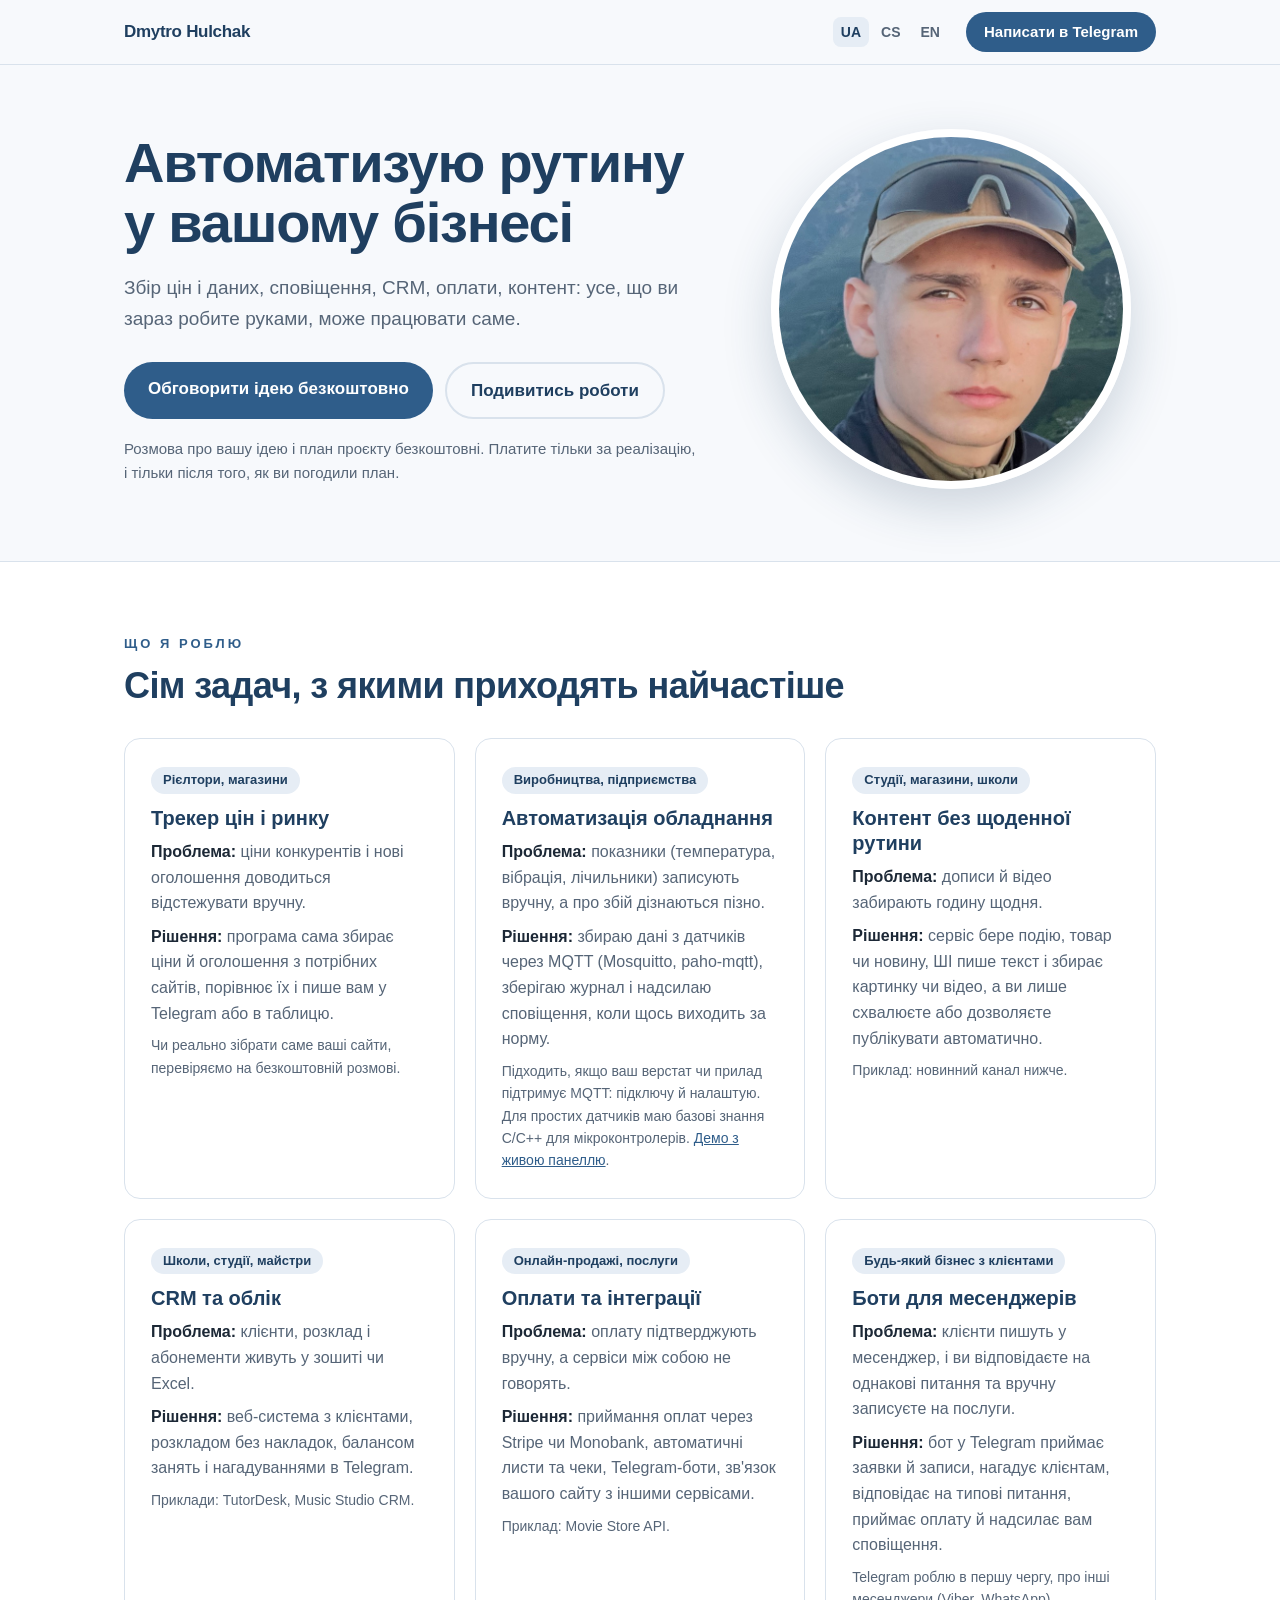
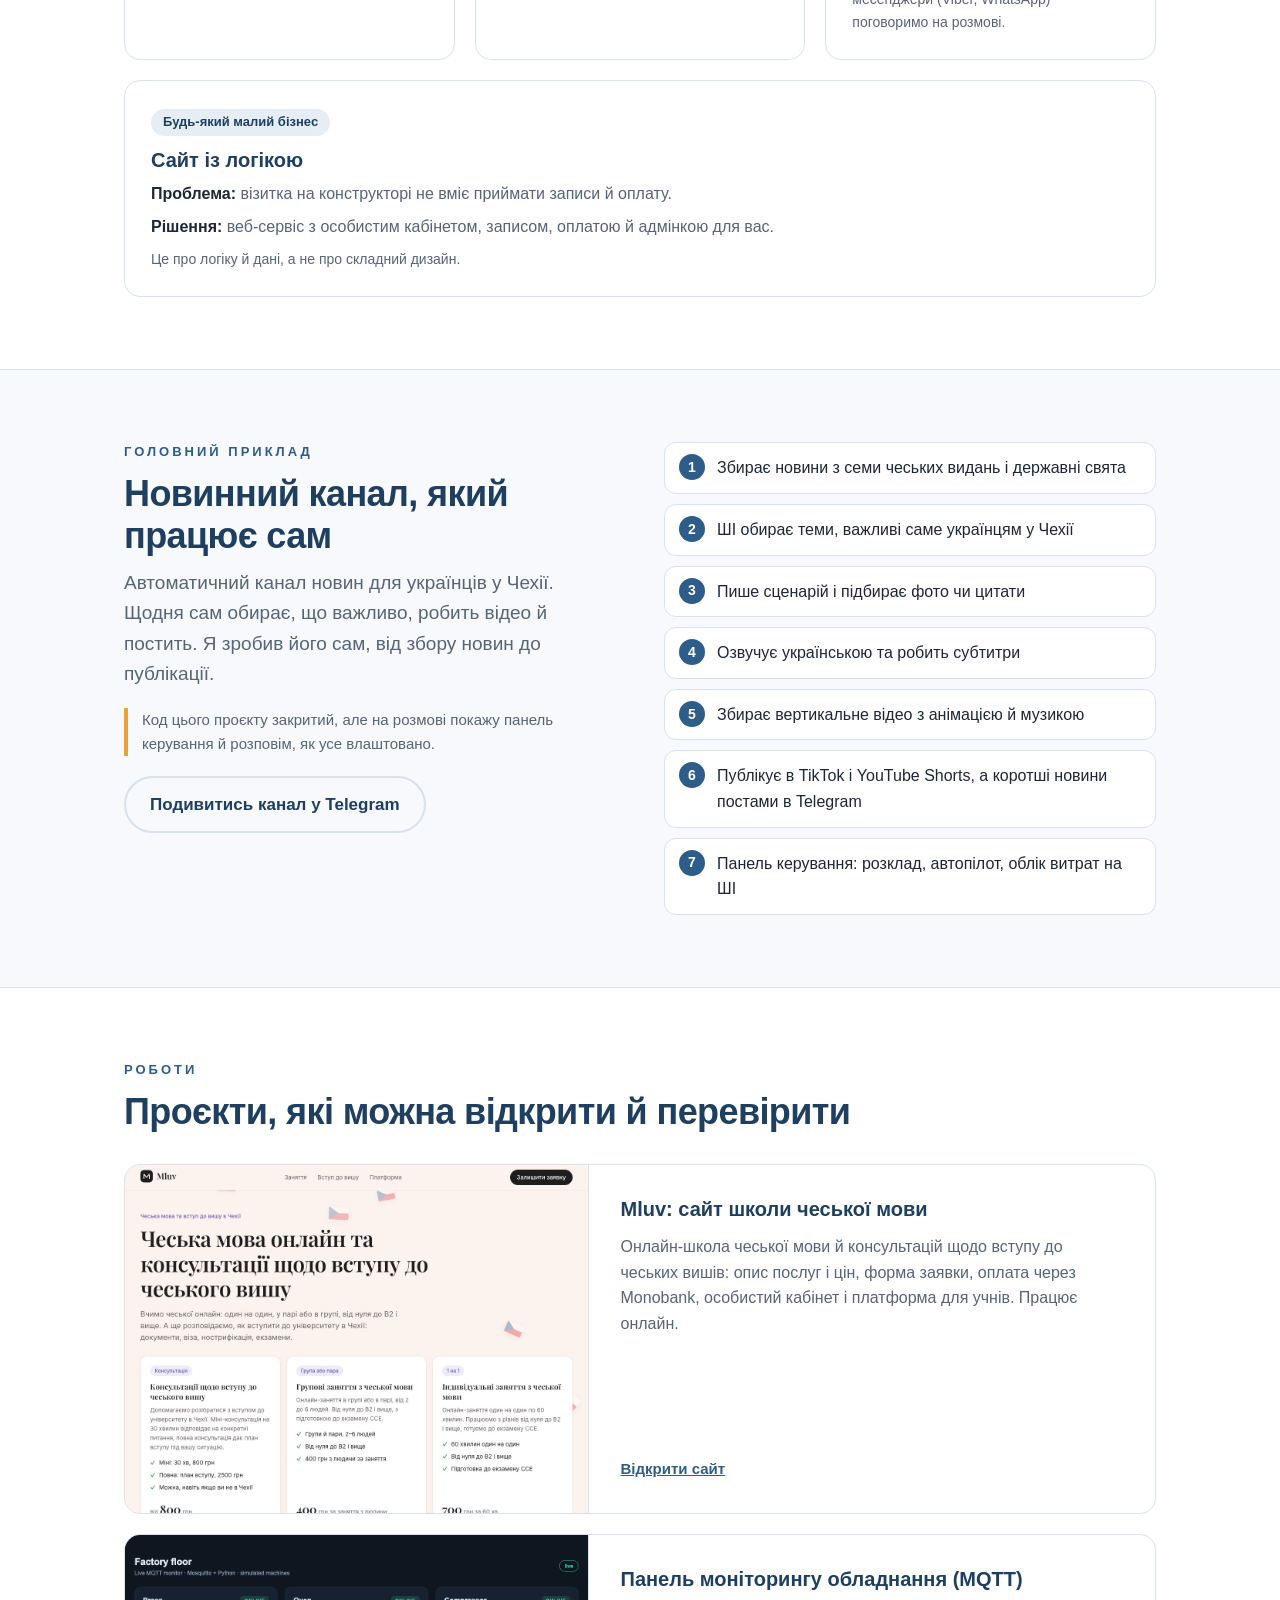
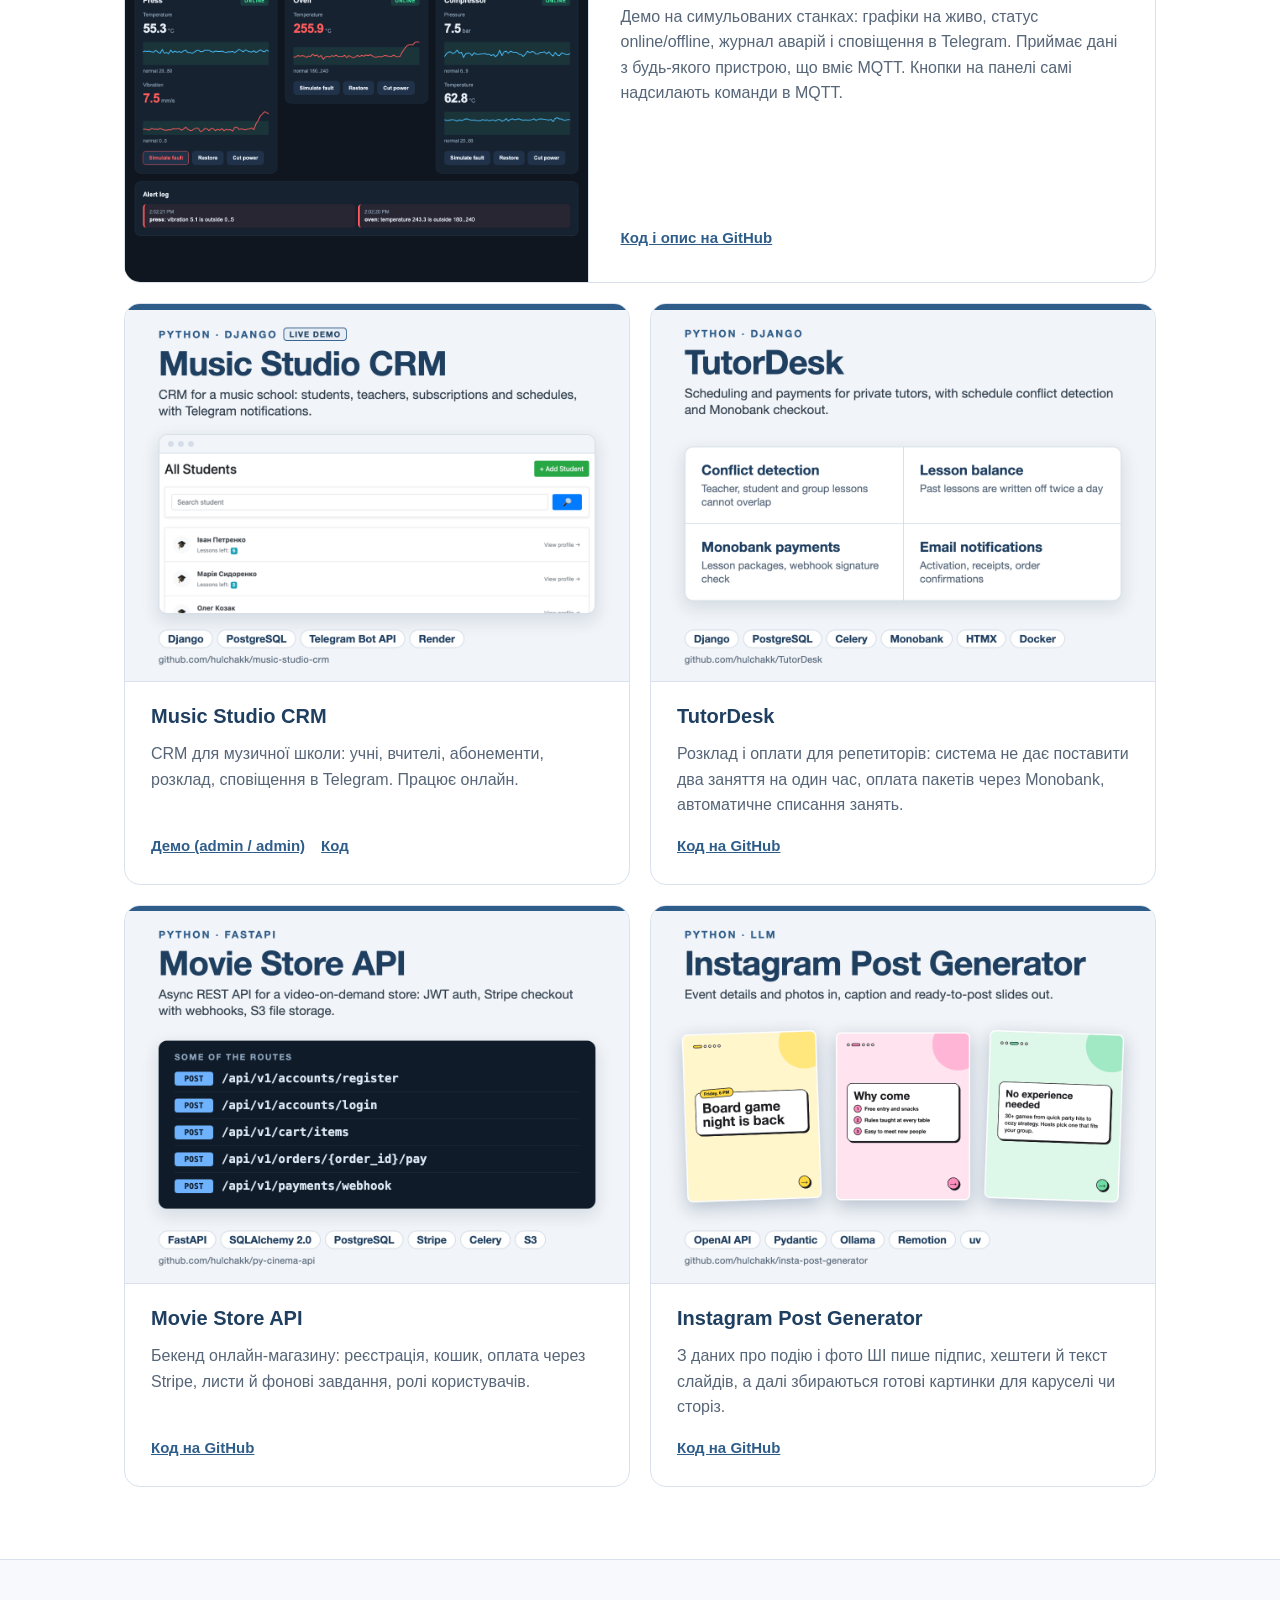
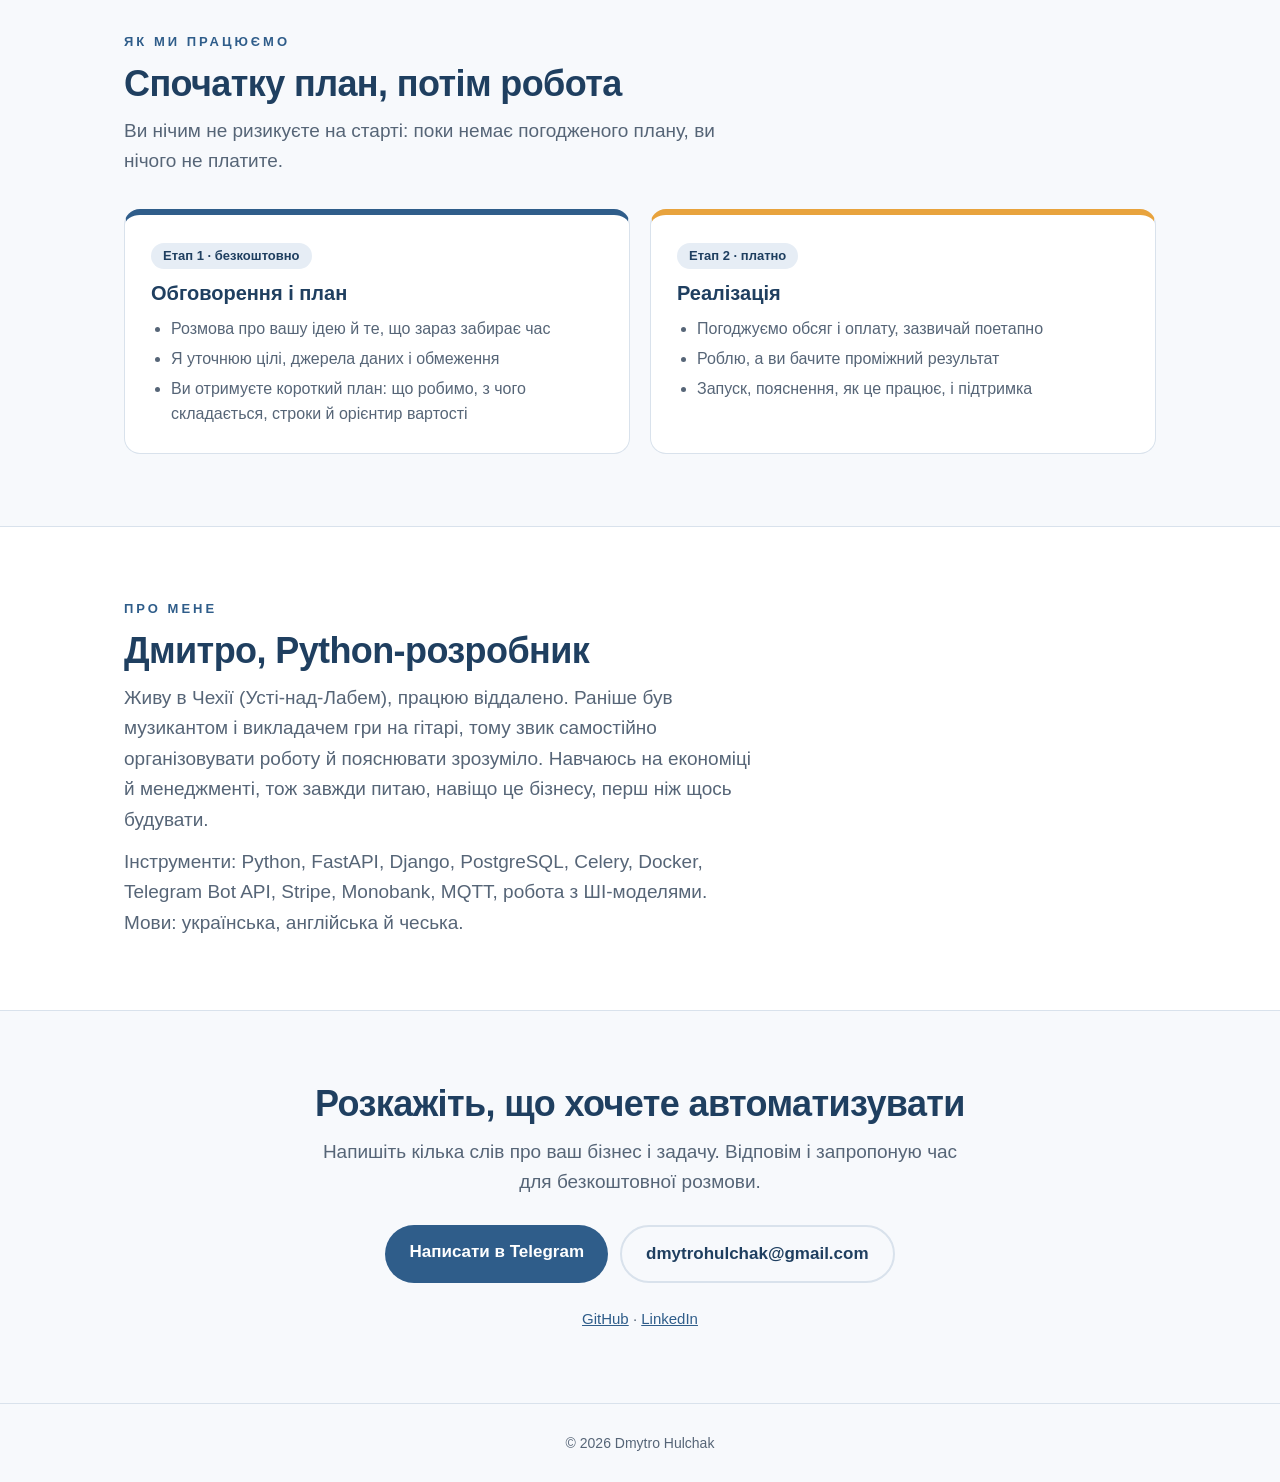
<file: index.html>
<!DOCTYPE html>
<html lang="uk">
<head>
<meta charset="UTF-8">
<meta name="viewport" content="width=device-width, initial-scale=1">
<title>Dmytro Hulchak: автоматизація та веб-системи для бізнесу</title>
<meta name="description" content="Автоматизую рутину в бізнесі: збір цін і даних, сповіщення, CRM, оплати, контент. Ідею й план обговоримо безкоштовно, реалізація окремо.">
<link rel="canonical" href="https://hulchakk.github.io/">
<link rel="alternate" hreflang="uk" href="https://hulchakk.github.io/">
<link rel="alternate" hreflang="cs" href="https://hulchakk.github.io/cs/">
<link rel="alternate" hreflang="en" href="https://hulchakk.github.io/en/">
<meta property="og:type" content="website">
<meta property="og:title" content="Автоматизація та веб-системи для бізнесу">
<meta property="og:description" content="Збір цін і даних, CRM, оплати, контент. Ідею й план обговоримо безкоштовно.">
<meta property="og:image" content="https://hulchakk.github.io/img/og.png">
<meta property="og:url" content="https://hulchakk.github.io/">
<meta name="twitter:card" content="summary_large_image">
<link rel="icon" href="/favicon.svg" type="image/svg+xml">
<link rel="stylesheet" href="/style.css">
</head>
<body>
<header>
  <div class="wrap">
    <a class="logo" href="/">Dmytro Hulchak</a>
    <div class="right">
      <nav class="lang" aria-label="Мова">
        <a href="/" aria-current="page">UA</a><a href="/cs/">CS</a><a href="/en/">EN</a>
      </nav>
      <a class="btn small" href="https://t.me/dmytrohulchak">Написати в Telegram</a>
    </div>
  </div>
</header>

<main>
<section class="hero">
  <div class="wrap">
    <div>
      <h1>Автоматизую рутину у вашому бізнесі</h1>
      <p class="lead">Збір цін і даних, сповіщення, CRM, оплати, контент: усе, що ви зараз робите руками, може працювати саме.</p>
      <div class="actions">
        <a class="btn" href="https://t.me/dmytrohulchak">Обговорити ідею безкоштовно</a>
        <a class="btn ghost" href="#cases">Подивитись роботи</a>
      </div>
      <p class="free">Розмова про вашу ідею і план проєкту безкоштовні. Платите тільки за реалізацію, і тільки після того, як ви погодили план.</p>
    </div>
    <img class="photo" src="/img/photo.jpg" alt="Dmytro Hulchak" width="360" height="360">
  </div>
</section>

<section class="alt" id="services">
  <div class="wrap">
    <div class="kicker">Що я роблю</div>
    <h2>Сім задач, з якими приходять найчастіше</h2>
    <div class="grid three">
      <div class="card">
        <span class="tag">Рієлтори, магазини</span>
        <h3>Трекер цін і ринку</h3>
        <p><b>Проблема:</b> ціни конкурентів і нові оголошення доводиться відстежувати вручну.</p>
        <p><b>Рішення:</b> програма сама збирає ціни й оголошення з потрібних сайтів, порівнює їх і пише вам у Telegram або в таблицю.</p>
        <p class="proof">Чи реально зібрати саме ваші сайти, перевіряємо на безкоштовній розмові.</p>
      </div>
      <div class="card">
        <span class="tag">Виробництва, підприємства</span>
        <h3>Автоматизація обладнання</h3>
        <p><b>Проблема:</b> показники (температура, вібрація, лічильники) записують вручну, а про збій дізнаються пізно.</p>
        <p><b>Рішення:</b> збираю дані з датчиків через MQTT (Mosquitto, paho-mqtt), зберігаю журнал і надсилаю сповіщення, коли щось виходить за норму.</p>
        <p class="proof">Підходить, якщо ваш верстат чи прилад підтримує MQTT: підключу й налаштую. Для простих датчиків маю базові знання C/C++ для мікроконтролерів. <a href="https://github.com/hulchakk/mqtt-sensor-alerts">Демо з живою панеллю</a>.</p>
      </div>
      <div class="card">
        <span class="tag">Студії, магазини, школи</span>
        <h3>Контент без щоденної рутини</h3>
        <p><b>Проблема:</b> дописи й відео забирають годину щодня.</p>
        <p><b>Рішення:</b> сервіс бере подію, товар чи новину, ШІ пише текст і збирає картинку чи відео, а ви лише схвалюєте або дозволяєте публікувати автоматично.</p>
        <p class="proof">Приклад: новинний канал нижче.</p>
      </div>
      <div class="card">
        <span class="tag">Школи, студії, майстри</span>
        <h3>CRM та облік</h3>
        <p><b>Проблема:</b> клієнти, розклад і абонементи живуть у зошиті чи Excel.</p>
        <p><b>Рішення:</b> веб-система з клієнтами, розкладом без накладок, балансом занять і нагадуваннями в Telegram.</p>
        <p class="proof">Приклади: TutorDesk, Music Studio CRM.</p>
      </div>
      <div class="card">
        <span class="tag">Онлайн-продажі, послуги</span>
        <h3>Оплати та інтеграції</h3>
        <p><b>Проблема:</b> оплату підтверджують вручну, а сервіси між собою не говорять.</p>
        <p><b>Рішення:</b> приймання оплат через Stripe чи Monobank, автоматичні листи та чеки, Telegram-боти, зв'язок вашого сайту з іншими сервісами.</p>
        <p class="proof">Приклад: Movie Store API.</p>
      </div>
      <div class="card">
        <span class="tag">Будь-який бізнес з клієнтами</span>
        <h3>Боти для месенджерів</h3>
        <p><b>Проблема:</b> клієнти пишуть у месенджер, і ви відповідаєте на однакові питання та вручну записуєте на послуги.</p>
        <p><b>Рішення:</b> бот у Telegram приймає заявки й записи, нагадує клієнтам, відповідає на типові питання, приймає оплату й надсилає вам сповіщення.</p>
        <p class="proof">Telegram роблю в першу чергу, про інші месенджери (Viber, WhatsApp) поговоримо на розмові.</p>
      </div>
      <div class="card">
        <span class="tag">Будь-який малий бізнес</span>
        <h3>Сайт із логікою</h3>
        <p><b>Проблема:</b> візитка на конструкторі не вміє приймати записи й оплату.</p>
        <p><b>Рішення:</b> веб-сервіс з особистим кабінетом, записом, оплатою й адмінкою для вас.</p>
        <p class="proof">Це про логіку й дані, а не про складний дизайн.</p>
      </div>
    </div>
  </div>
</section>

<section id="news">
  <div class="wrap news">
    <div>
      <div class="kicker">Головний приклад</div>
      <h2>Новинний канал, який працює сам</h2>
      <p class="lead">Автоматичний канал новин для українців у Чехії. Щодня сам обирає, що важливо, робить відео й постить. Я зробив його сам, від збору новин до публікації.</p>
      <p class="note">Код цього проєкту закритий, але на розмові покажу панель керування й розповім, як усе влаштовано.</p>
      <p style="margin-top:20px"><a class="btn ghost" href="https://t.me/ceskoua">Подивитись канал у Telegram</a></p>
    </div>
    <ol class="steps">
      <li>Збирає новини з семи чеських видань і державні свята</li>
      <li>ШІ обирає теми, важливі саме українцям у Чехії</li>
      <li>Пише сценарій і підбирає фото чи цитати</li>
      <li>Озвучує українською та робить субтитри</li>
      <li>Збирає вертикальне відео з анімацією й музикою</li>
      <li>Публікує в TikTok і YouTube Shorts, а коротші новини постами в Telegram</li>
      <li>Панель керування: розклад, автопілот, облік витрат на ШІ</li>
    </ol>
  </div>
</section>

<section class="alt" id="cases">
  <div class="wrap">
    <div class="kicker">Роботи</div>
    <h2>Проєкти, які можна відкрити й перевірити</h2>
    <div class="grid two">
      <div class="card case wide">
        <img src="/img/mluv.jpg" alt="Mluv" width="1200" height="900" loading="lazy">
        <div class="body">
          <h3>Mluv: сайт школи чеської мови</h3>
          <p>Онлайн-школа чеської мови й консультацій щодо вступу до чеських вишів: опис послуг і цін, форма заявки, оплата через Monobank, особистий кабінет і платформа для учнів. Працює онлайн.</p>
          <div class="links"><a href="https://mluv.space/">Відкрити сайт</a></div>
        </div>
      </div>
      <div class="card case wide">
        <img src="/img/mqtt-dashboard.png" style="object-fit:contain;background:#0f1620" alt="Панель моніторингу обладнання" width="1160" height="820" loading="lazy">
        <div class="body">
          <h3>Панель моніторингу обладнання (MQTT)</h3>
          <p>Демо на симульованих станках: графіки на живо, статус online/offline, журнал аварій і сповіщення в Telegram. Приймає дані з будь-якого пристрою, що вміє MQTT. Кнопки на панелі самі надсилають команди в MQTT.</p>
          <div class="links"><a href="https://github.com/hulchakk/mqtt-sensor-alerts">Код і опис на GitHub</a></div>
        </div>
      </div>
      <div class="card case">
        <img src="/img/music-studio-crm.png" alt="Music Studio CRM" width="1200" height="900" loading="lazy">
        <div class="body">
          <h3>Music Studio CRM</h3>
          <p>CRM для музичної школи: учні, вчителі, абонементи, розклад, сповіщення в Telegram. Працює онлайн.</p>
          <div class="links"><a href="https://music-studio-crm.onrender.com">Демо (admin / admin)</a><a href="https://github.com/hulchakk/music-studio-crm">Код</a></div>
        </div>
      </div>
      <div class="card case">
        <img src="/img/tutordesk.png" alt="TutorDesk" width="1200" height="900" loading="lazy">
        <div class="body">
          <h3>TutorDesk</h3>
          <p>Розклад і оплати для репетиторів: система не дає поставити два заняття на один час, оплата пакетів через Monobank, автоматичне списання занять.</p>
          <div class="links"><a href="https://github.com/hulchakk/TutorDesk">Код на GitHub</a></div>
        </div>
      </div>
      <div class="card case">
        <img src="/img/movie-store.png" alt="Movie Store API" width="1200" height="900" loading="lazy">
        <div class="body">
          <h3>Movie Store API</h3>
          <p>Бекенд онлайн-магазину: реєстрація, кошик, оплата через Stripe, листи й фонові завдання, ролі користувачів.</p>
          <div class="links"><a href="https://github.com/hulchakk/py-cinema-api">Код на GitHub</a></div>
        </div>
      </div>
      <div class="card case">
        <img src="/img/insta-post-generator.png" alt="Instagram Post Generator" width="1200" height="900" loading="lazy">
        <div class="body">
          <h3>Instagram Post Generator</h3>
          <p>З даних про подію і фото ШІ пише підпис, хештеги й текст слайдів, а далі збираються готові картинки для каруселі чи сторіз.</p>
          <div class="links"><a href="https://github.com/hulchakk/insta-post-generator">Код на GitHub</a></div>
        </div>
      </div>
    </div>
  </div>
</section>

<section id="process">
  <div class="wrap">
    <div class="kicker">Як ми працюємо</div>
    <h2>Спочатку план, потім робота</h2>
    <p class="lead">Ви нічим не ризикуєте на старті: поки немає погодженого плану, ви нічого не платите.</p>
    <div class="grid two">
      <div class="card stage">
        <span class="tag">Етап 1 · безкоштовно</span>
        <h3>Обговорення і план</h3>
        <ul>
          <li>Розмова про вашу ідею й те, що зараз забирає час</li>
          <li>Я уточнюю цілі, джерела даних і обмеження</li>
          <li>Ви отримуєте короткий план: що робимо, з чого складається, строки й орієнтир вартості</li>
        </ul>
      </div>
      <div class="card stage paid">
        <span class="tag">Етап 2 · платно</span>
        <h3>Реалізація</h3>
        <ul>
          <li>Погоджуємо обсяг і оплату, зазвичай поетапно</li>
          <li>Роблю, а ви бачите проміжний результат</li>
          <li>Запуск, пояснення, як це працює, і підтримка</li>
        </ul>
      </div>
    </div>
  </div>
</section>

<section class="alt" id="about">
  <div class="wrap">
    <div class="kicker">Про мене</div>
    <h2>Дмитро, Python-розробник</h2>
    <p class="lead">Живу в Чехії (Усті-над-Лабем), працюю віддалено. Раніше був музикантом і викладачем гри на гітарі, тому звик самостійно організовувати роботу й пояснювати зрозуміло. Навчаюсь на економіці й менеджменті, тож завжди питаю, навіщо це бізнесу, перш ніж щось будувати.</p>
    <p class="lead" style="margin-top:12px">Інструменти: Python, FastAPI, Django, PostgreSQL, Celery, Docker, Telegram Bot API, Stripe, Monobank, MQTT, робота з ШІ-моделями. Мови: українська, англійська й чеська.</p>
  </div>
</section>

<section class="contact" id="contact">
  <div class="wrap">
    <h2>Розкажіть, що хочете автоматизувати</h2>
    <p class="lead">Напишіть кілька слів про ваш бізнес і задачу. Відповім і запропоную час для безкоштовної розмови.</p>
    <div class="actions">
      <a class="btn" href="https://t.me/dmytrohulchak">Написати в Telegram</a>
      <a class="btn ghost" href="mailto:dmytrohulchak@gmail.com">dmytrohulchak@gmail.com</a>
    </div>
    <p class="meta"><a href="https://github.com/hulchakk">GitHub</a> · <a href="http://www.linkedin.com/in/dmytro-hulchak">LinkedIn</a></p>
  </div>
</section>
</main>

<footer>© 2026 Dmytro Hulchak</footer>
</body>
</html>
</file>
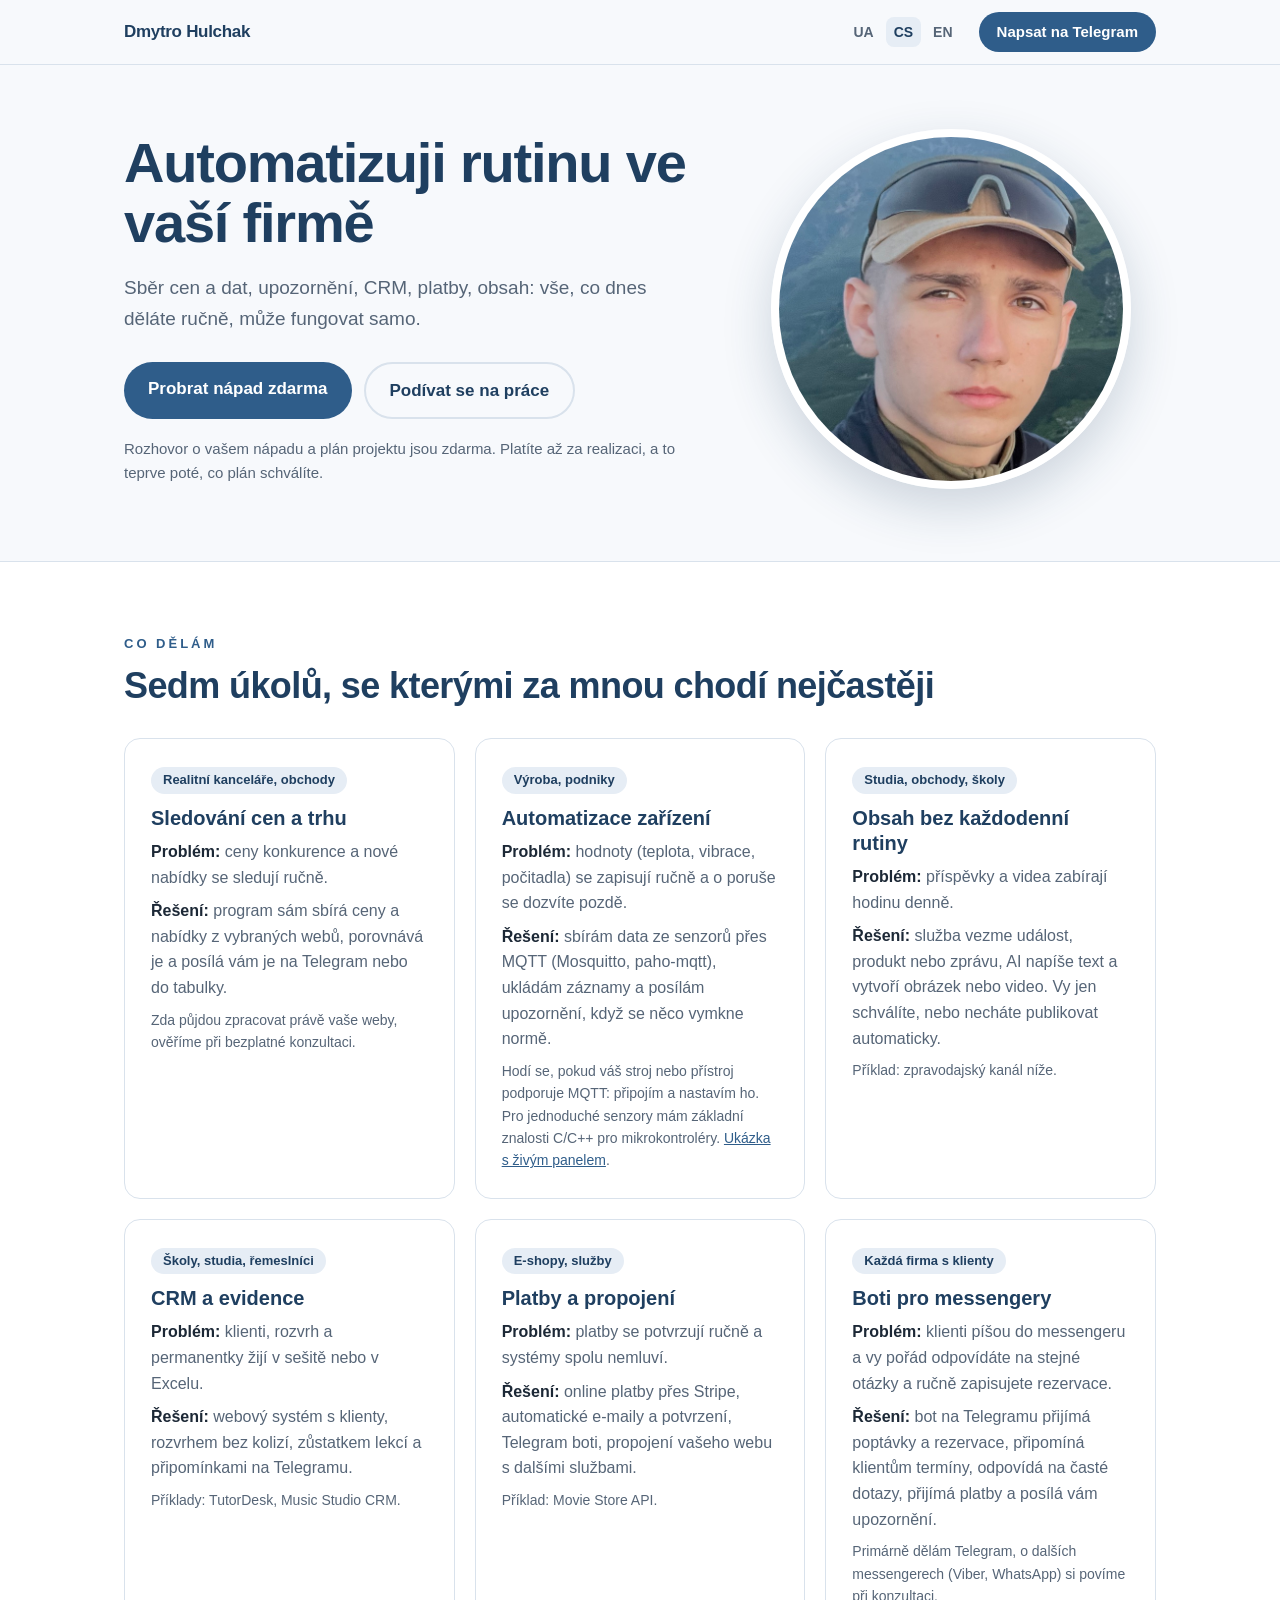
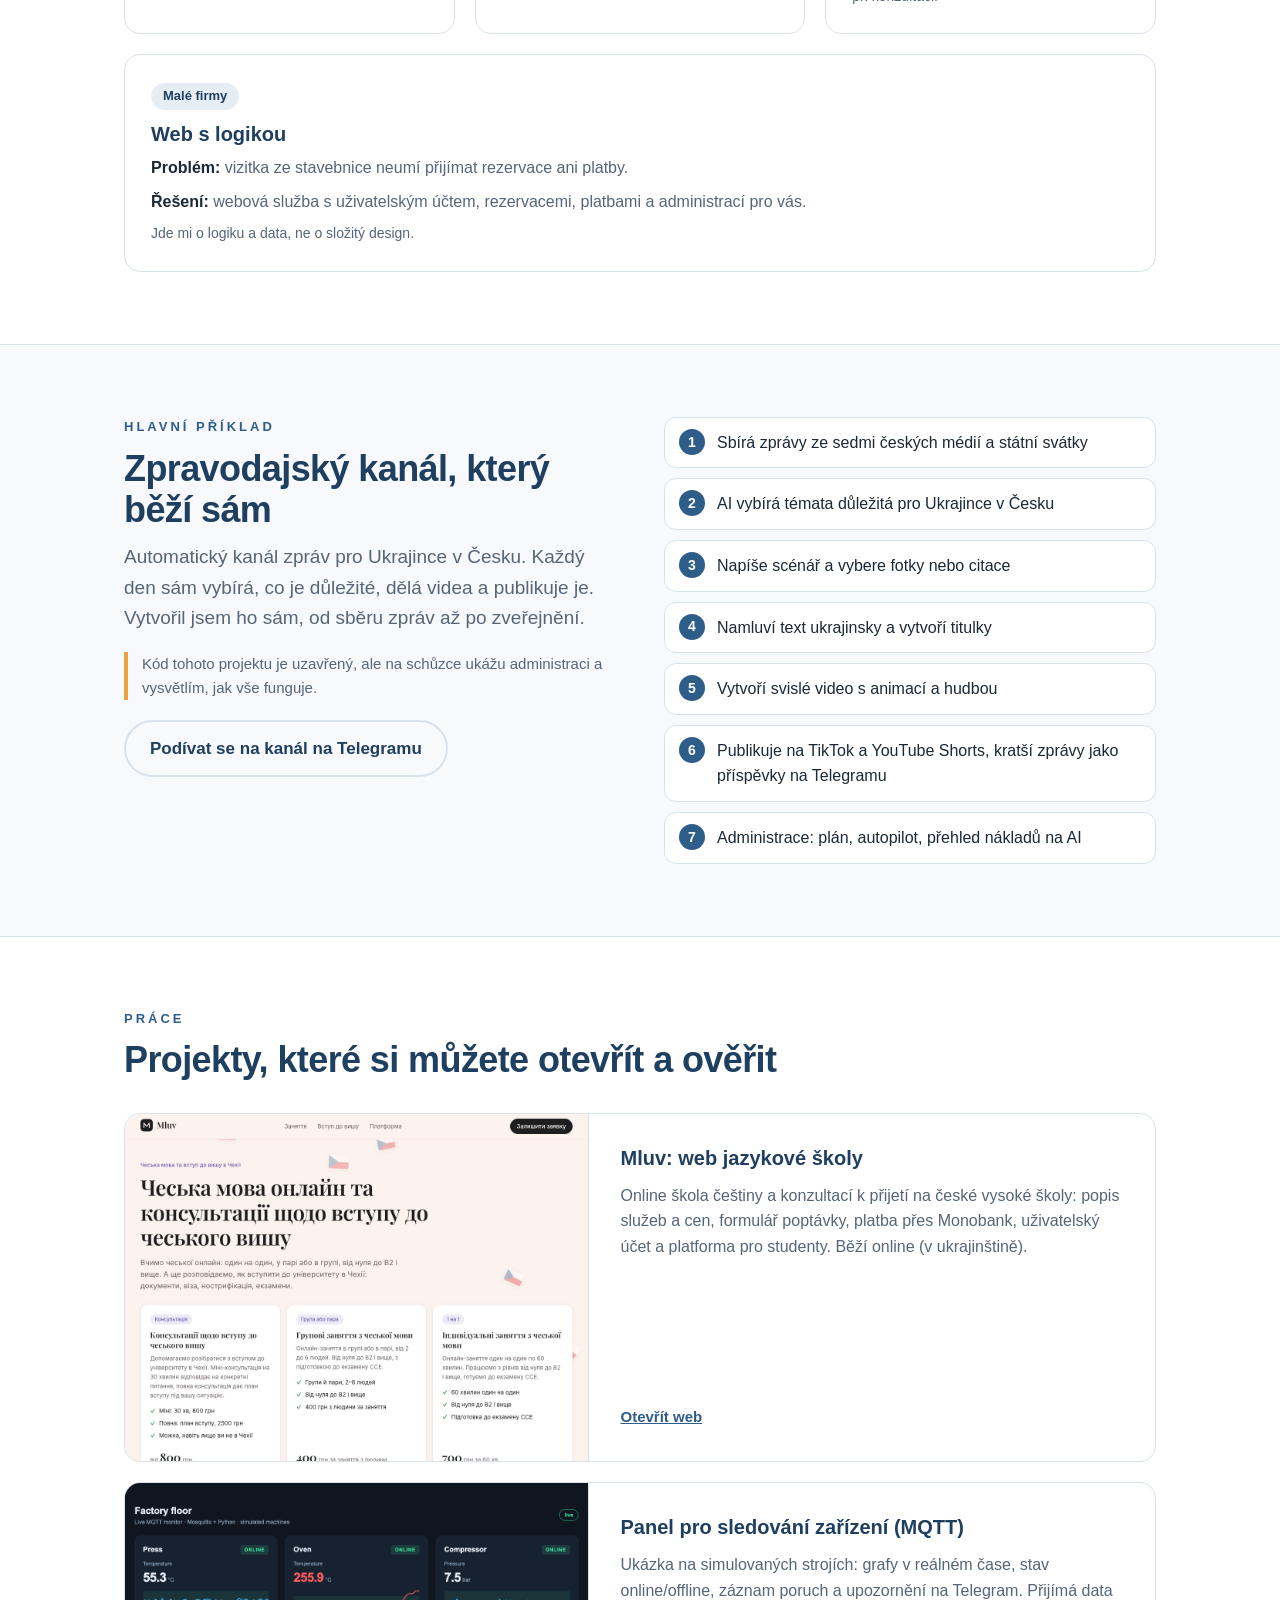
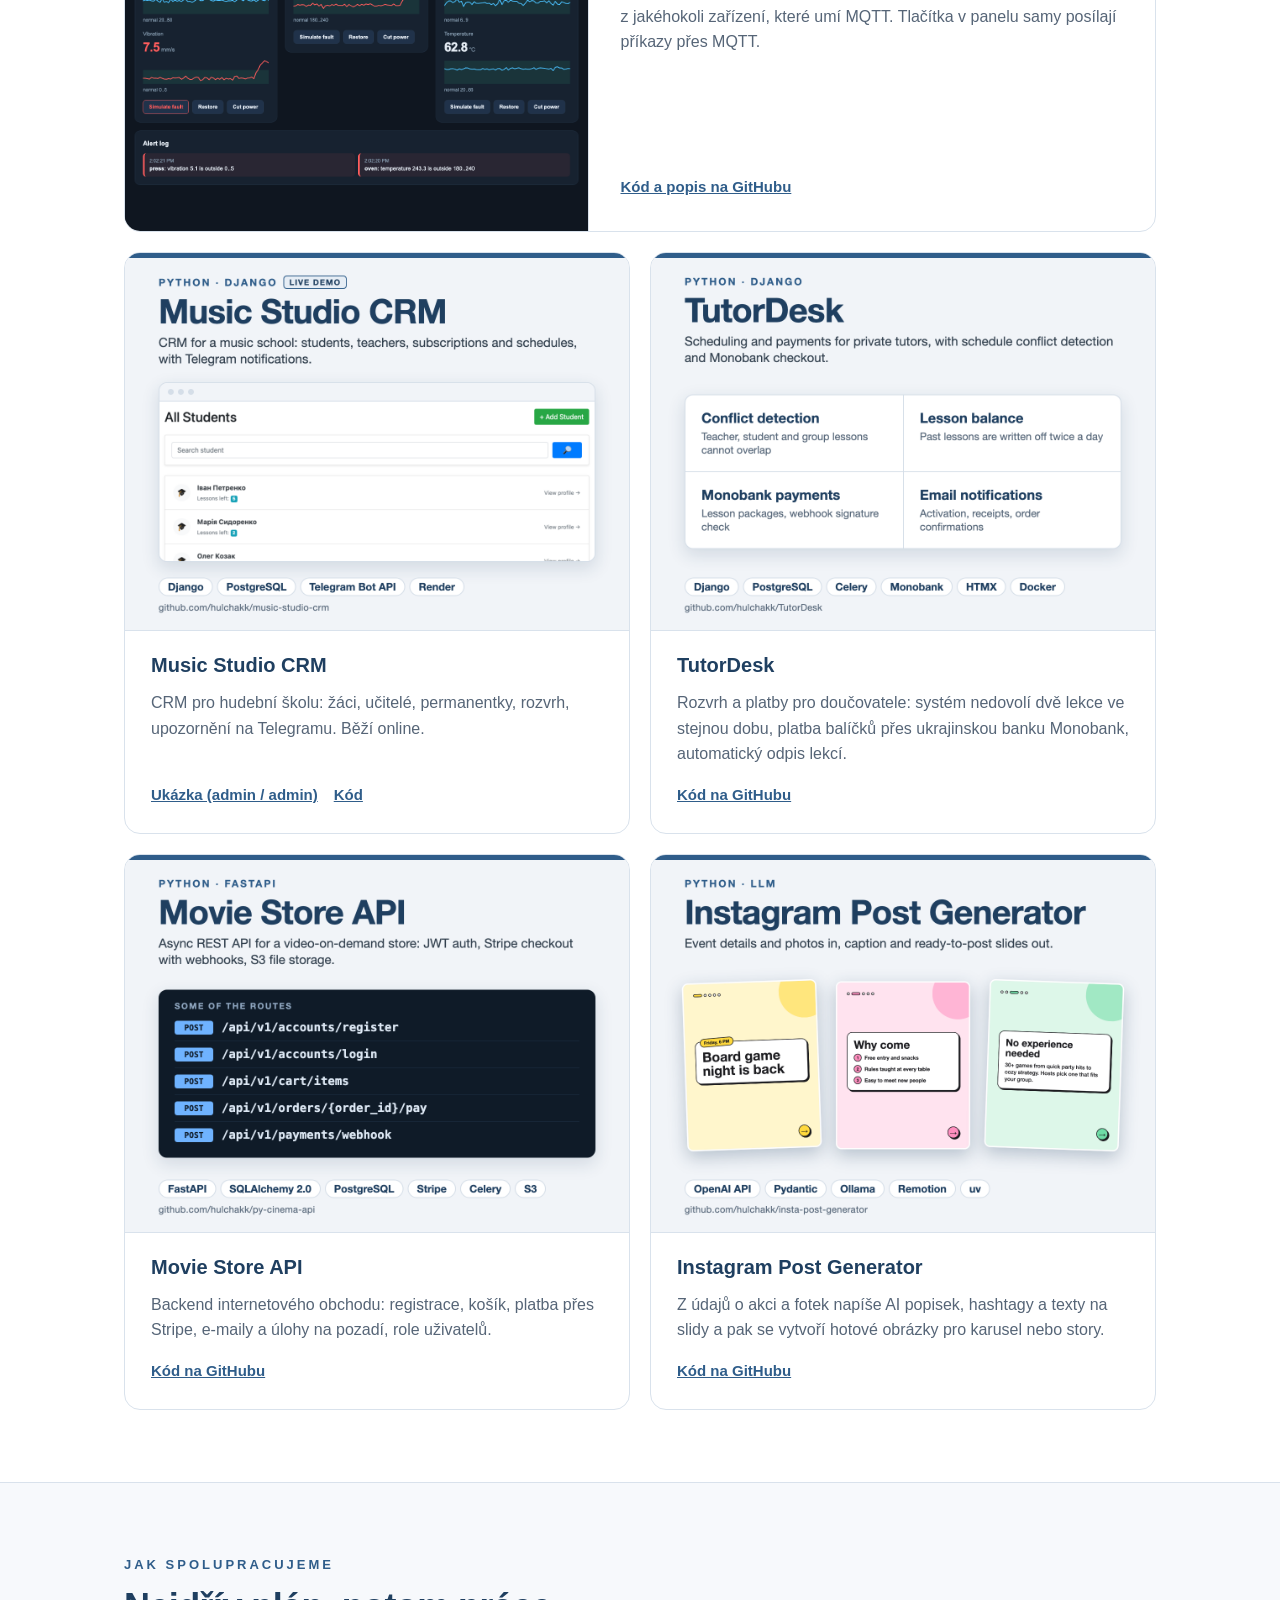
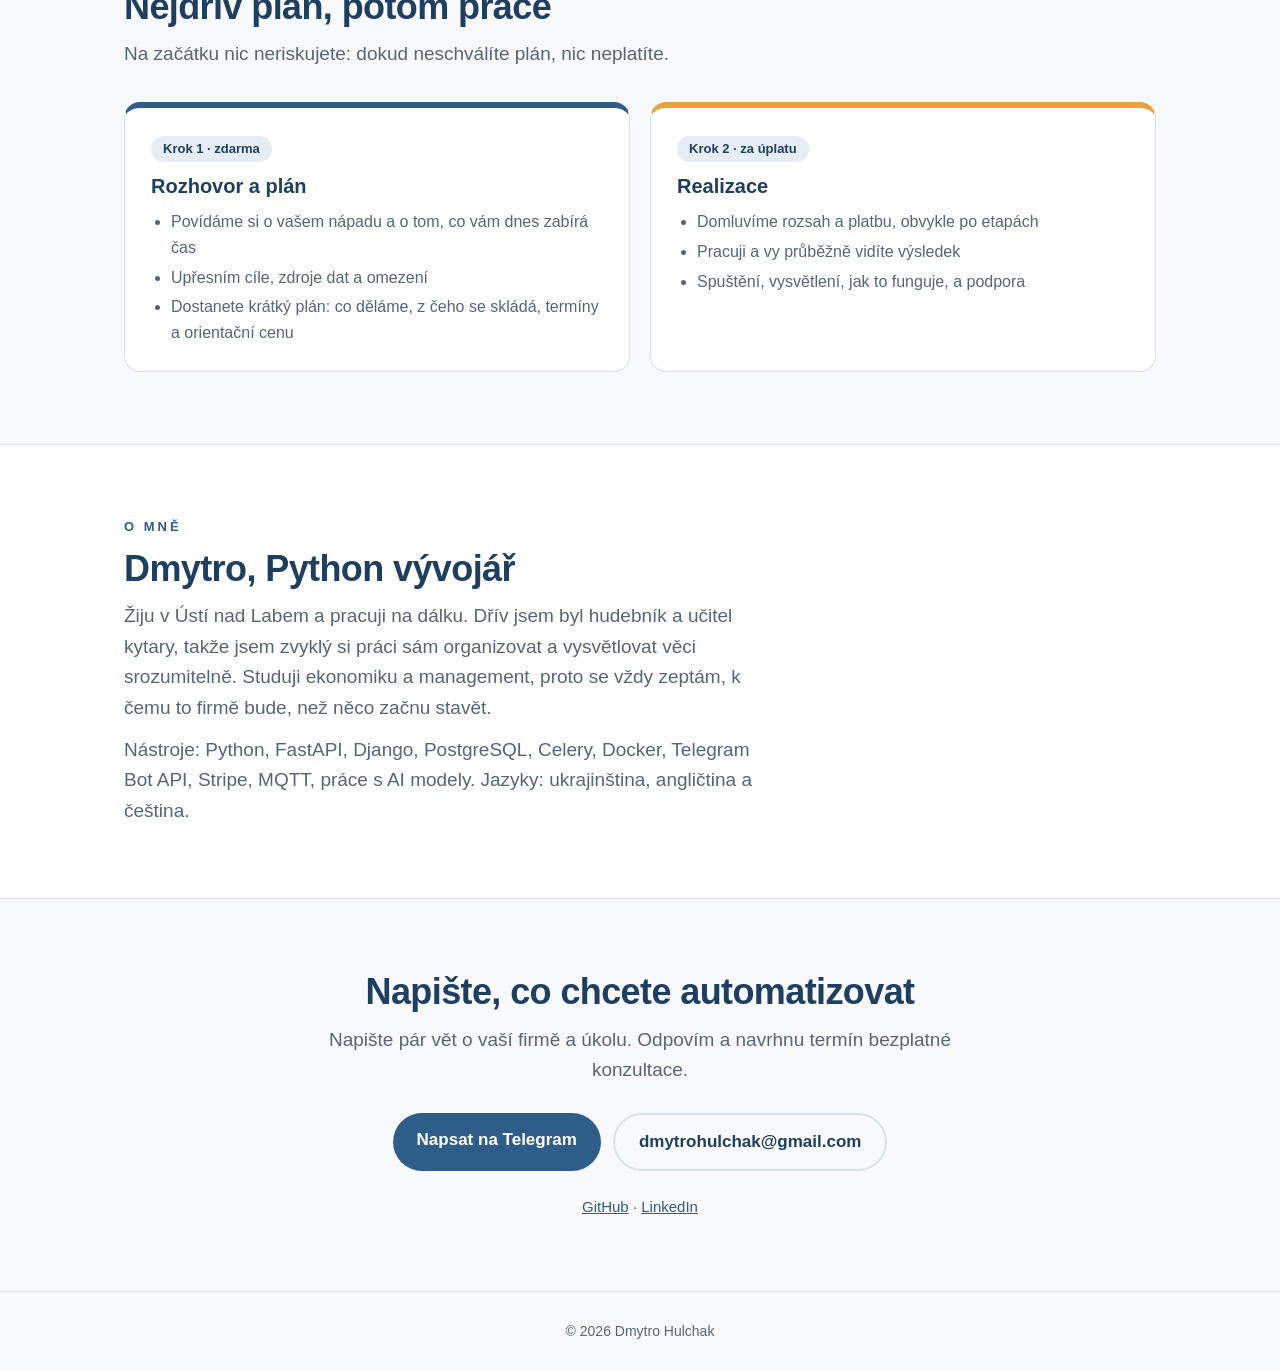
<file: cs/index.html>
<!DOCTYPE html>
<html lang="cs">
<head>
<meta charset="UTF-8">
<meta name="viewport" content="width=device-width, initial-scale=1">
<title>Dmytro Hulchak: automatizace a webové systémy pro firmy</title>
<meta name="description" content="Automatizuji rutinu ve firmách: sběr cen a dat, upozornění, CRM, platby, obsah. Nápad a plán probereme zdarma, realizace je zvlášť.">
<link rel="canonical" href="https://hulchakk.github.io/cs/">
<link rel="alternate" hreflang="uk" href="https://hulchakk.github.io/">
<link rel="alternate" hreflang="cs" href="https://hulchakk.github.io/cs/">
<link rel="alternate" hreflang="en" href="https://hulchakk.github.io/en/">
<meta property="og:type" content="website">
<meta property="og:title" content="Automatizace a webové systémy pro firmy">
<meta property="og:description" content="Sběr cen a dat, CRM, platby, obsah. Nápad a plán probereme zdarma.">
<meta property="og:image" content="https://hulchakk.github.io/img/og.png">
<meta property="og:url" content="https://hulchakk.github.io/cs/">
<meta name="twitter:card" content="summary_large_image">
<link rel="icon" href="/favicon.svg" type="image/svg+xml">
<link rel="stylesheet" href="/style.css">
</head>
<body>
<header>
  <div class="wrap">
    <a class="logo" href="/cs/">Dmytro Hulchak</a>
    <div class="right">
      <nav class="lang" aria-label="Jazyk">
        <a href="/">UA</a><a href="/cs/" aria-current="page">CS</a><a href="/en/">EN</a>
      </nav>
      <a class="btn small" href="https://t.me/dmytrohulchak">Napsat na Telegram</a>
    </div>
  </div>
</header>

<main>
<section class="hero">
  <div class="wrap">
    <div>
      <h1>Automatizuji rutinu ve vaší firmě</h1>
      <p class="lead">Sběr cen a dat, upozornění, CRM, platby, obsah: vše, co dnes děláte ručně, může fungovat samo.</p>
      <div class="actions">
        <a class="btn" href="https://t.me/dmytrohulchak">Probrat nápad zdarma</a>
        <a class="btn ghost" href="#cases">Podívat se na práce</a>
      </div>
      <p class="free">Rozhovor o vašem nápadu a plán projektu jsou zdarma. Platíte až za realizaci, a to teprve poté, co plán schválíte.</p>
    </div>
    <img class="photo" src="/img/photo.jpg" alt="Dmytro Hulchak" width="360" height="360">
  </div>
</section>

<section class="alt" id="services">
  <div class="wrap">
    <div class="kicker">Co dělám</div>
    <h2>Sedm úkolů, se kterými za mnou chodí nejčastěji</h2>
    <div class="grid three">
      <div class="card">
        <span class="tag">Realitní kanceláře, obchody</span>
        <h3>Sledování cen a trhu</h3>
        <p><b>Problém:</b> ceny konkurence a nové nabídky se sledují ručně.</p>
        <p><b>Řešení:</b> program sám sbírá ceny a nabídky z vybraných webů, porovnává je a posílá vám je na Telegram nebo do tabulky.</p>
        <p class="proof">Zda půjdou zpracovat právě vaše weby, ověříme při bezplatné konzultaci.</p>
      </div>
      <div class="card">
        <span class="tag">Výroba, podniky</span>
        <h3>Automatizace zařízení</h3>
        <p><b>Problém:</b> hodnoty (teplota, vibrace, počitadla) se zapisují ručně a o poruše se dozvíte pozdě.</p>
        <p><b>Řešení:</b> sbírám data ze senzorů přes MQTT (Mosquitto, paho-mqtt), ukládám záznamy a posílám upozornění, když se něco vymkne normě.</p>
        <p class="proof">Hodí se, pokud váš stroj nebo přístroj podporuje MQTT: připojím a nastavím ho. Pro jednoduché senzory mám základní znalosti C/C++ pro mikrokontroléry. <a href="https://github.com/hulchakk/mqtt-sensor-alerts">Ukázka s živým panelem</a>.</p>
      </div>
      <div class="card">
        <span class="tag">Studia, obchody, školy</span>
        <h3>Obsah bez každodenní rutiny</h3>
        <p><b>Problém:</b> příspěvky a videa zabírají hodinu denně.</p>
        <p><b>Řešení:</b> služba vezme událost, produkt nebo zprávu, AI napíše text a vytvoří obrázek nebo video. Vy jen schválíte, nebo necháte publikovat automaticky.</p>
        <p class="proof">Příklad: zpravodajský kanál níže.</p>
      </div>
      <div class="card">
        <span class="tag">Školy, studia, řemeslníci</span>
        <h3>CRM a evidence</h3>
        <p><b>Problém:</b> klienti, rozvrh a permanentky žijí v sešitě nebo v Excelu.</p>
        <p><b>Řešení:</b> webový systém s klienty, rozvrhem bez kolizí, zůstatkem lekcí a připomínkami na Telegramu.</p>
        <p class="proof">Příklady: TutorDesk, Music Studio CRM.</p>
      </div>
      <div class="card">
        <span class="tag">E-shopy, služby</span>
        <h3>Platby a propojení</h3>
        <p><b>Problém:</b> platby se potvrzují ručně a systémy spolu nemluví.</p>
        <p><b>Řešení:</b> online platby přes Stripe, automatické e-maily a potvrzení, Telegram boti, propojení vašeho webu s dalšími službami.</p>
        <p class="proof">Příklad: Movie Store API.</p>
      </div>
      <div class="card">
        <span class="tag">Každá firma s klienty</span>
        <h3>Boti pro messengery</h3>
        <p><b>Problém:</b> klienti píšou do messengeru a vy pořád odpovídáte na stejné otázky a ručně zapisujete rezervace.</p>
        <p><b>Řešení:</b> bot na Telegramu přijímá poptávky a rezervace, připomíná klientům termíny, odpovídá na časté dotazy, přijímá platby a posílá vám upozornění.</p>
        <p class="proof">Primárně dělám Telegram, o dalších messengerech (Viber, WhatsApp) si povíme při konzultaci.</p>
      </div>
      <div class="card">
        <span class="tag">Malé firmy</span>
        <h3>Web s logikou</h3>
        <p><b>Problém:</b> vizitka ze stavebnice neumí přijímat rezervace ani platby.</p>
        <p><b>Řešení:</b> webová služba s uživatelským účtem, rezervacemi, platbami a administrací pro vás.</p>
        <p class="proof">Jde mi o logiku a data, ne o složitý design.</p>
      </div>
    </div>
  </div>
</section>

<section id="news">
  <div class="wrap news">
    <div>
      <div class="kicker">Hlavní příklad</div>
      <h2>Zpravodajský kanál, který běží sám</h2>
      <p class="lead">Automatický kanál zpráv pro Ukrajince v Česku. Každý den sám vybírá, co je důležité, dělá videa a publikuje je. Vytvořil jsem ho sám, od sběru zpráv až po zveřejnění.</p>
      <p class="note">Kód tohoto projektu je uzavřený, ale na schůzce ukážu administraci a vysvětlím, jak vše funguje.</p>
      <p style="margin-top:20px"><a class="btn ghost" href="https://t.me/ceskoua">Podívat se na kanál na Telegramu</a></p>
    </div>
    <ol class="steps">
      <li>Sbírá zprávy ze sedmi českých médií a státní svátky</li>
      <li>AI vybírá témata důležitá pro Ukrajince v Česku</li>
      <li>Napíše scénář a vybere fotky nebo citace</li>
      <li>Namluví text ukrajinsky a vytvoří titulky</li>
      <li>Vytvoří svislé video s animací a hudbou</li>
      <li>Publikuje na TikTok a YouTube Shorts, kratší zprávy jako příspěvky na Telegramu</li>
      <li>Administrace: plán, autopilot, přehled nákladů na AI</li>
    </ol>
  </div>
</section>

<section class="alt" id="cases">
  <div class="wrap">
    <div class="kicker">Práce</div>
    <h2>Projekty, které si můžete otevřít a ověřit</h2>
    <div class="grid two">
      <div class="card case wide">
        <img src="/img/mluv.jpg" alt="Mluv" width="1200" height="900" loading="lazy">
        <div class="body">
          <h3>Mluv: web jazykové školy</h3>
          <p>Online škola češtiny a konzultací k přijetí na české vysoké školy: popis služeb a cen, formulář poptávky, platba přes Monobank, uživatelský účet a platforma pro studenty. Běží online (v ukrajinštině).</p>
          <div class="links"><a href="https://mluv.space/">Otevřít web</a></div>
        </div>
      </div>
      <div class="card case wide">
        <img src="/img/mqtt-dashboard.png" style="object-fit:contain;background:#0f1620" alt="Panel pro sledování zařízení" width="1160" height="820" loading="lazy">
        <div class="body">
          <h3>Panel pro sledování zařízení (MQTT)</h3>
          <p>Ukázka na simulovaných strojích: grafy v reálném čase, stav online/offline, záznam poruch a upozornění na Telegram. Přijímá data z jakéhokoli zařízení, které umí MQTT. Tlačítka v panelu samy posílají příkazy přes MQTT.</p>
          <div class="links"><a href="https://github.com/hulchakk/mqtt-sensor-alerts">Kód a popis na GitHubu</a></div>
        </div>
      </div>
      <div class="card case">
        <img src="/img/music-studio-crm.png" alt="Music Studio CRM" width="1200" height="900" loading="lazy">
        <div class="body">
          <h3>Music Studio CRM</h3>
          <p>CRM pro hudební školu: žáci, učitelé, permanentky, rozvrh, upozornění na Telegramu. Běží online.</p>
          <div class="links"><a href="https://music-studio-crm.onrender.com">Ukázka (admin / admin)</a><a href="https://github.com/hulchakk/music-studio-crm">Kód</a></div>
        </div>
      </div>
      <div class="card case">
        <img src="/img/tutordesk.png" alt="TutorDesk" width="1200" height="900" loading="lazy">
        <div class="body">
          <h3>TutorDesk</h3>
          <p>Rozvrh a platby pro doučovatele: systém nedovolí dvě lekce ve stejnou dobu, platba balíčků přes ukrajinskou banku Monobank, automatický odpis lekcí.</p>
          <div class="links"><a href="https://github.com/hulchakk/TutorDesk">Kód na GitHubu</a></div>
        </div>
      </div>
      <div class="card case">
        <img src="/img/movie-store.png" alt="Movie Store API" width="1200" height="900" loading="lazy">
        <div class="body">
          <h3>Movie Store API</h3>
          <p>Backend internetového obchodu: registrace, košík, platba přes Stripe, e-maily a úlohy na pozadí, role uživatelů.</p>
          <div class="links"><a href="https://github.com/hulchakk/py-cinema-api">Kód na GitHubu</a></div>
        </div>
      </div>
      <div class="card case">
        <img src="/img/insta-post-generator.png" alt="Instagram Post Generator" width="1200" height="900" loading="lazy">
        <div class="body">
          <h3>Instagram Post Generator</h3>
          <p>Z údajů o akci a fotek napíše AI popisek, hashtagy a texty na slidy a pak se vytvoří hotové obrázky pro karusel nebo story.</p>
          <div class="links"><a href="https://github.com/hulchakk/insta-post-generator">Kód na GitHubu</a></div>
        </div>
      </div>
    </div>
  </div>
</section>

<section id="process">
  <div class="wrap">
    <div class="kicker">Jak spolupracujeme</div>
    <h2>Nejdřív plán, potom práce</h2>
    <p class="lead">Na začátku nic neriskujete: dokud neschválíte plán, nic neplatíte.</p>
    <div class="grid two">
      <div class="card stage">
        <span class="tag">Krok 1 · zdarma</span>
        <h3>Rozhovor a plán</h3>
        <ul>
          <li>Povídáme si o vašem nápadu a o tom, co vám dnes zabírá čas</li>
          <li>Upřesním cíle, zdroje dat a omezení</li>
          <li>Dostanete krátký plán: co děláme, z čeho se skládá, termíny a orientační cenu</li>
        </ul>
      </div>
      <div class="card stage paid">
        <span class="tag">Krok 2 · za úplatu</span>
        <h3>Realizace</h3>
        <ul>
          <li>Domluvíme rozsah a platbu, obvykle po etapách</li>
          <li>Pracuji a vy průběžně vidíte výsledek</li>
          <li>Spuštění, vysvětlení, jak to funguje, a podpora</li>
        </ul>
      </div>
    </div>
  </div>
</section>

<section class="alt" id="about">
  <div class="wrap">
    <div class="kicker">O mně</div>
    <h2>Dmytro, Python vývojář</h2>
    <p class="lead">Žiju v Ústí nad Labem a pracuji na dálku. Dřív jsem byl hudebník a učitel kytary, takže jsem zvyklý si práci sám organizovat a vysvětlovat věci srozumitelně. Studuji ekonomiku a management, proto se vždy zeptám, k čemu to firmě bude, než něco začnu stavět.</p>
    <p class="lead" style="margin-top:12px">Nástroje: Python, FastAPI, Django, PostgreSQL, Celery, Docker, Telegram Bot API, Stripe, MQTT, práce s AI modely. Jazyky: ukrajinština, angličtina a čeština.</p>
  </div>
</section>

<section class="contact" id="contact">
  <div class="wrap">
    <h2>Napište, co chcete automatizovat</h2>
    <p class="lead">Napište pár vět o vaší firmě a úkolu. Odpovím a navrhnu termín bezplatné konzultace.</p>
    <div class="actions">
      <a class="btn" href="https://t.me/dmytrohulchak">Napsat na Telegram</a>
      <a class="btn ghost" href="mailto:dmytrohulchak@gmail.com">dmytrohulchak@gmail.com</a>
    </div>
    <p class="meta"><a href="https://github.com/hulchakk">GitHub</a> · <a href="http://www.linkedin.com/in/dmytro-hulchak">LinkedIn</a></p>
  </div>
</section>
</main>

<footer>© 2026 Dmytro Hulchak</footer>
</body>
</html>
</file>
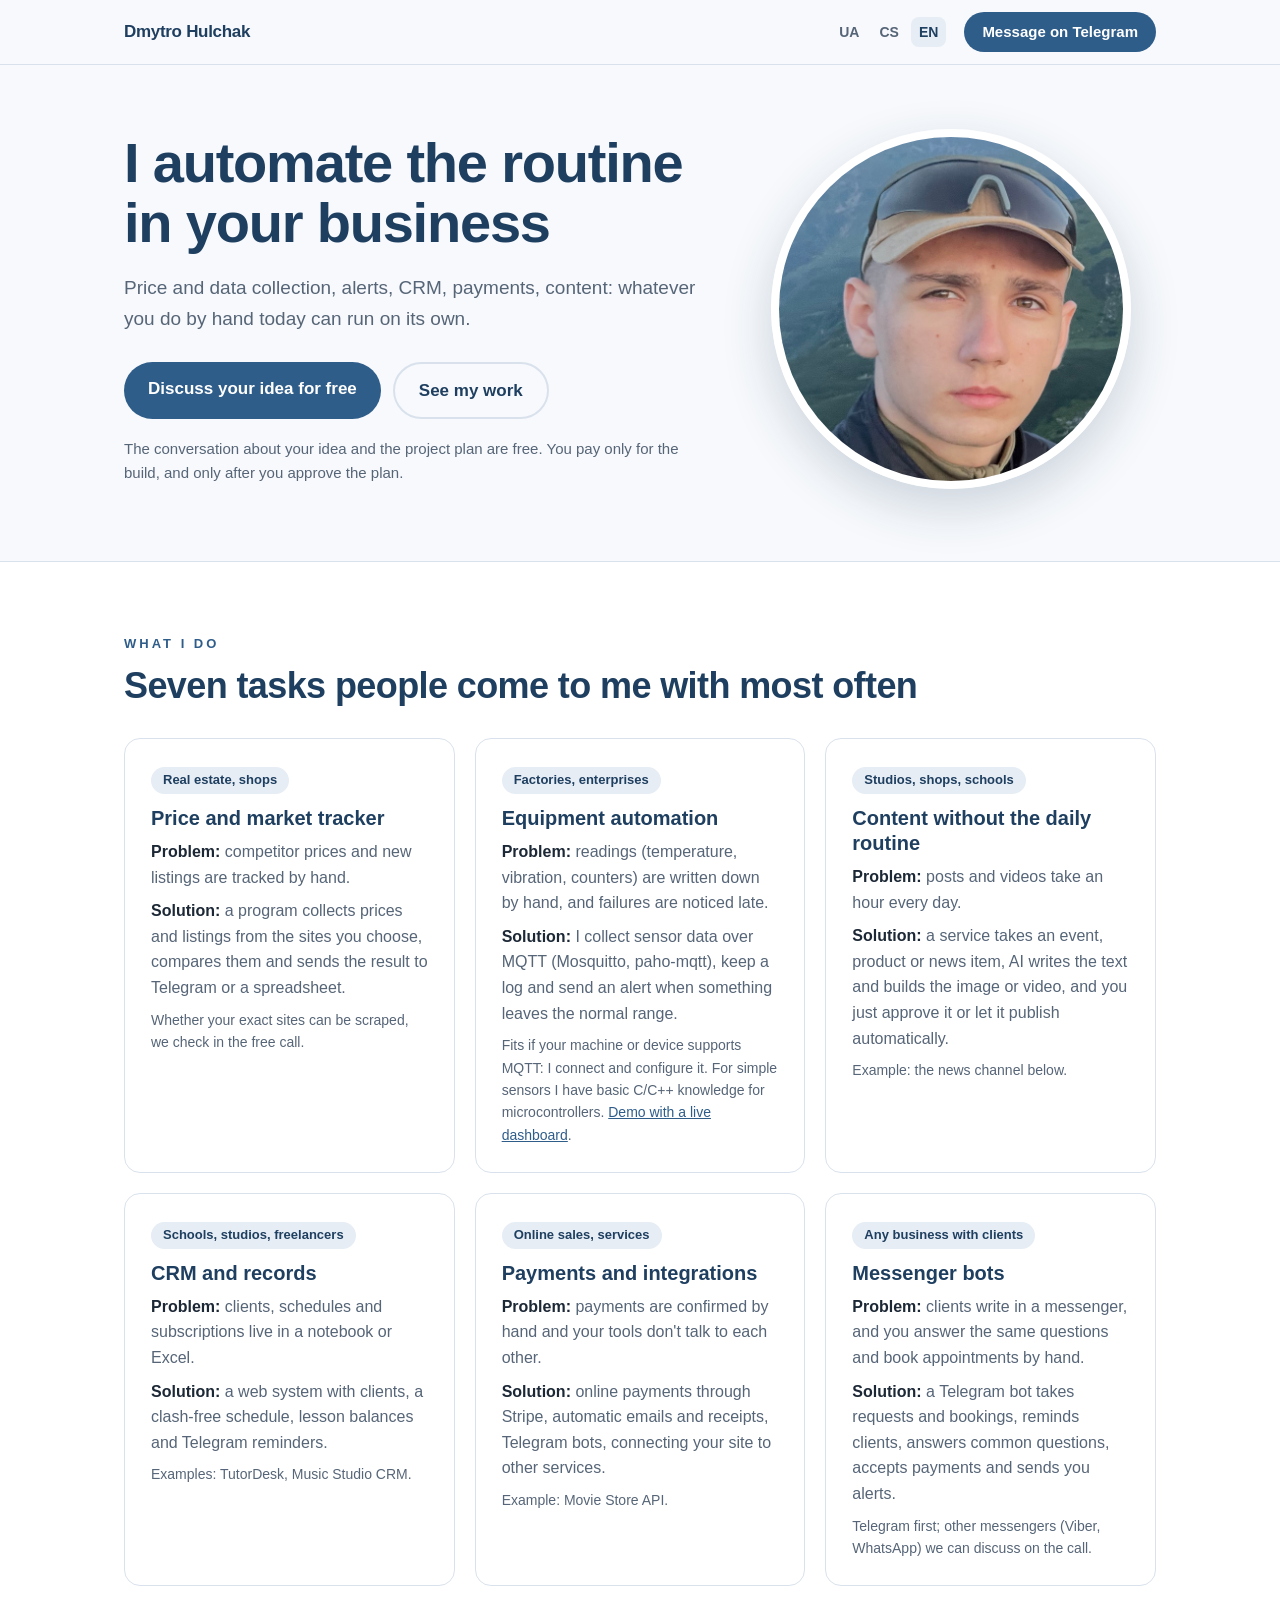
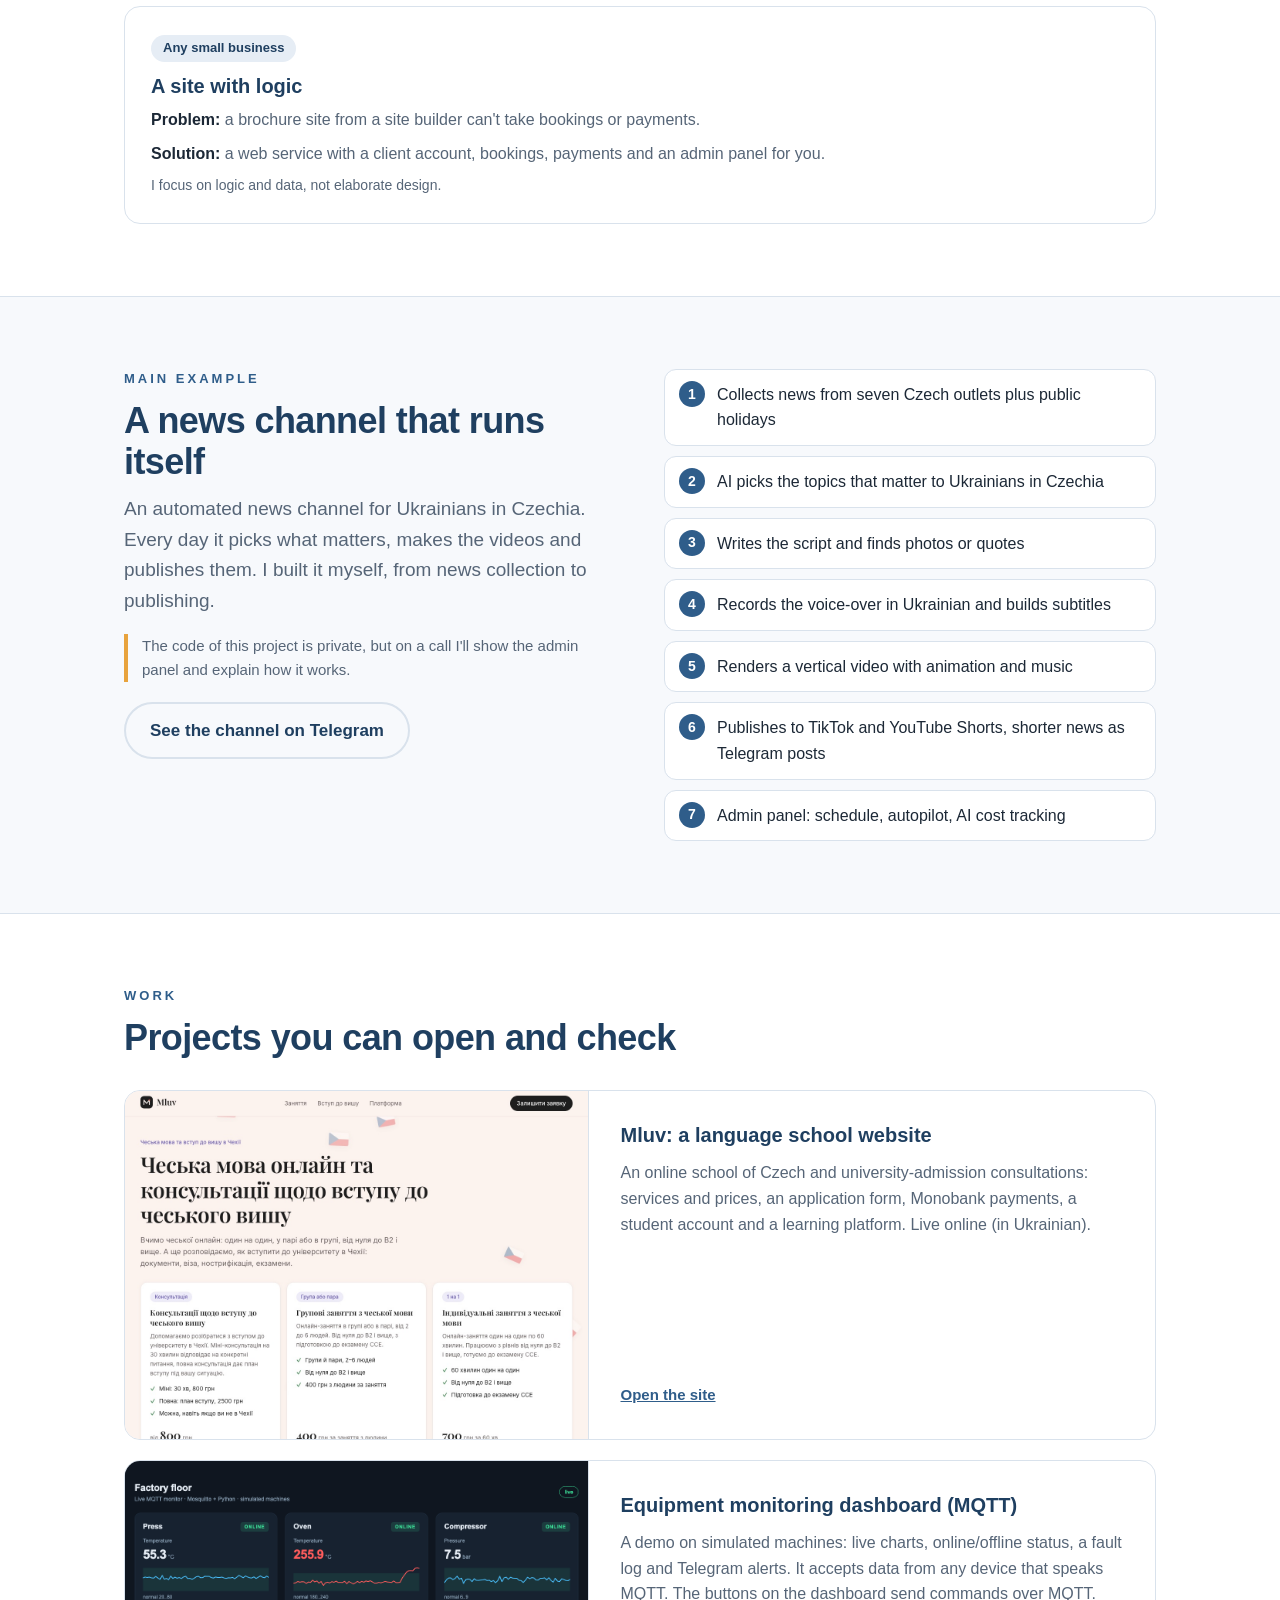
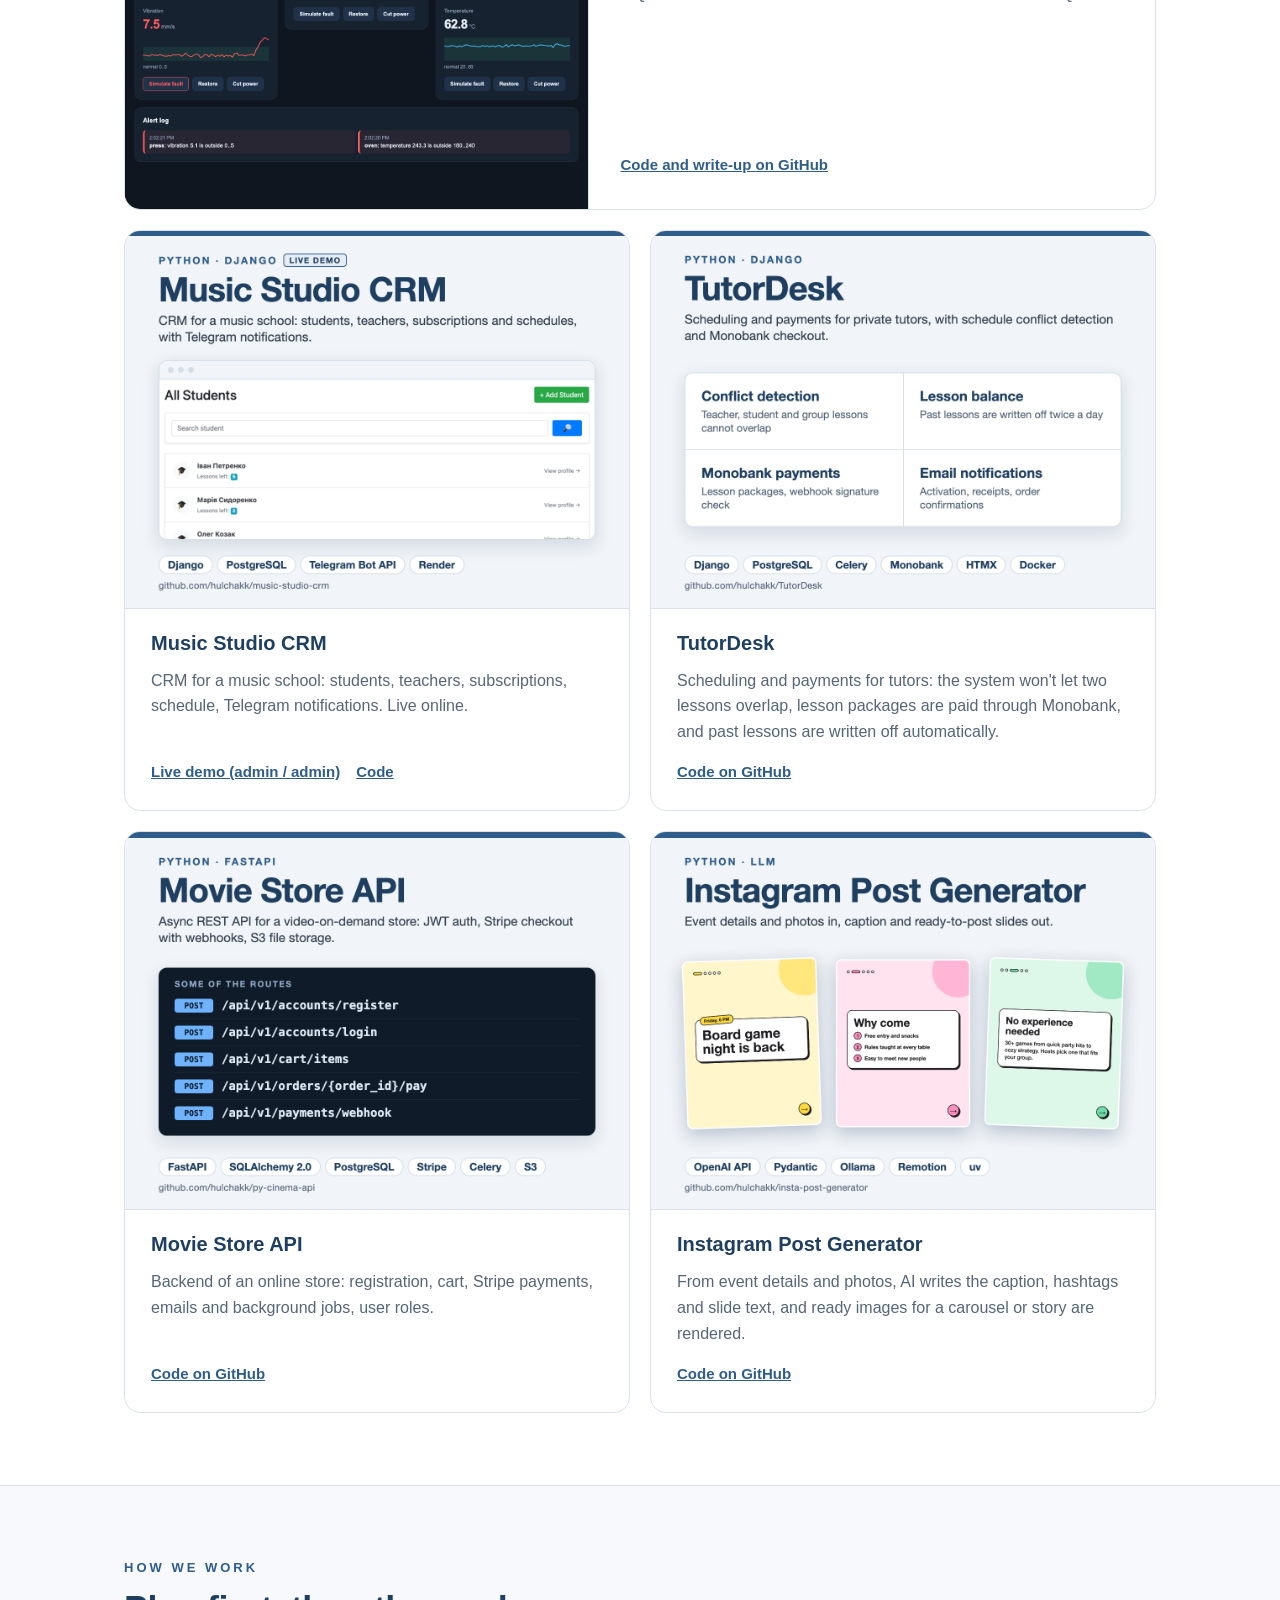
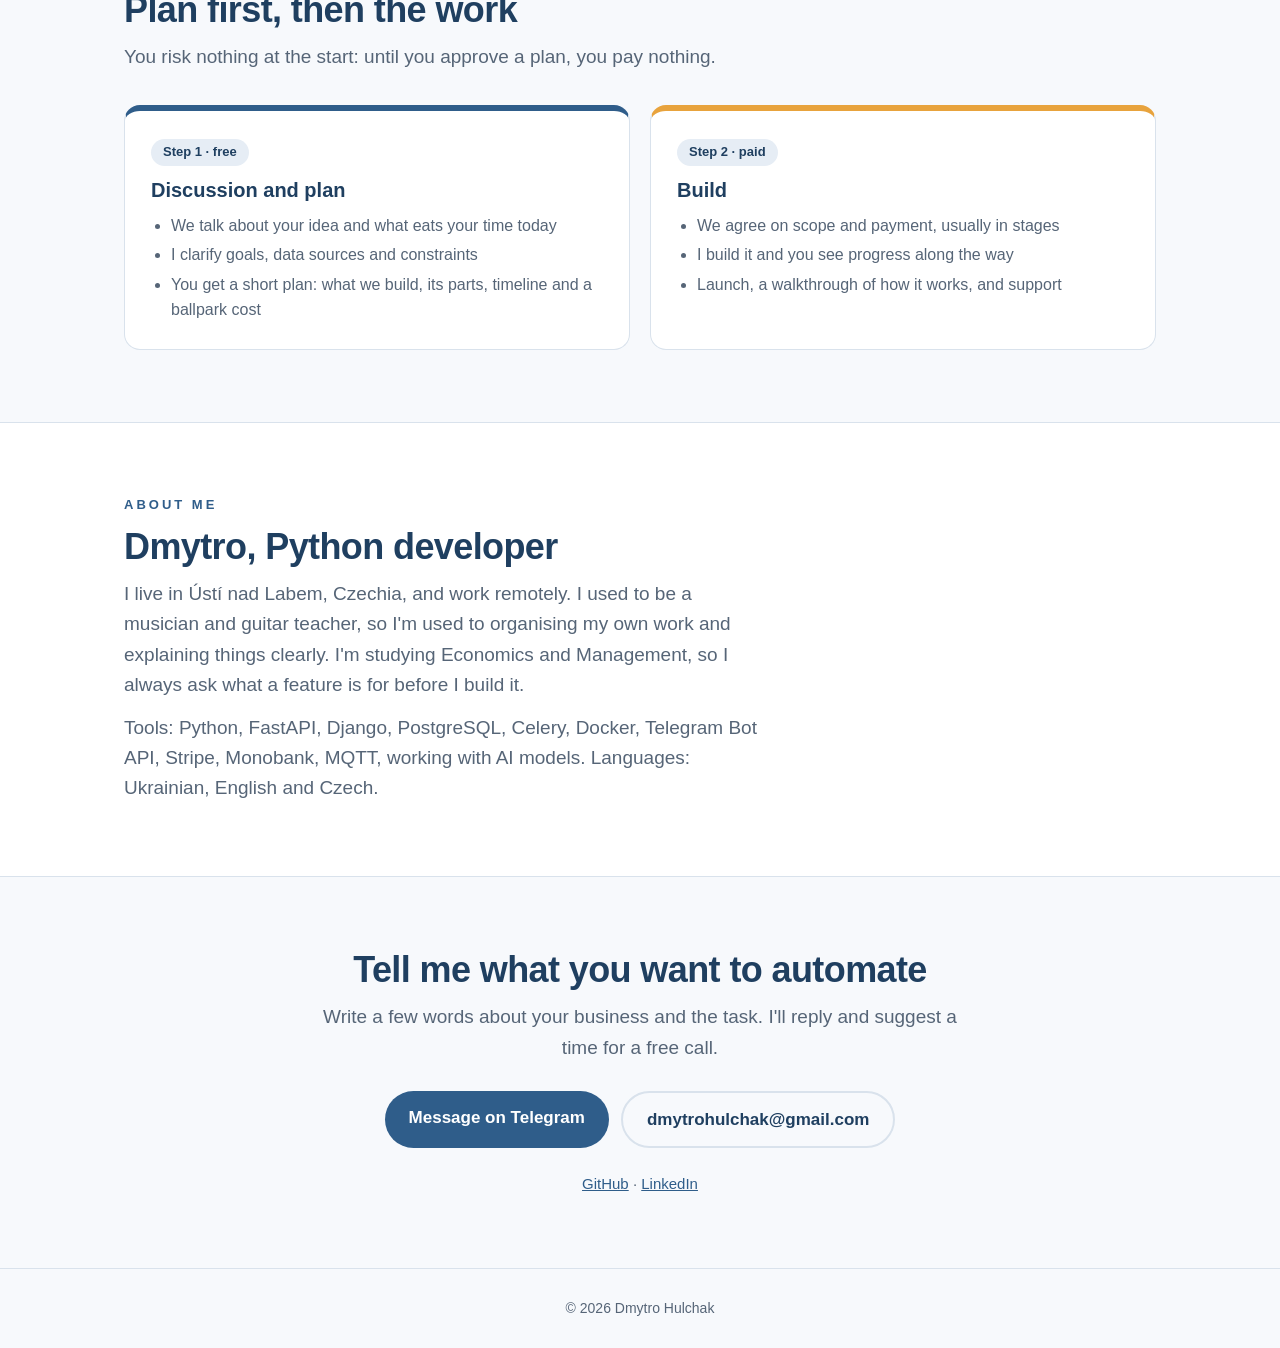
<file: en/index.html>
<!DOCTYPE html>
<html lang="en">
<head>
<meta charset="UTF-8">
<meta name="viewport" content="width=device-width, initial-scale=1">
<title>Dmytro Hulchak: business automation and web systems</title>
<meta name="description" content="I automate routine work in small businesses: price and data collection, alerts, CRM, payments, content. We discuss your idea and plan for free; the build is separate.">
<link rel="canonical" href="https://hulchakk.github.io/en/">
<link rel="alternate" hreflang="uk" href="https://hulchakk.github.io/">
<link rel="alternate" hreflang="cs" href="https://hulchakk.github.io/cs/">
<link rel="alternate" hreflang="en" href="https://hulchakk.github.io/en/">
<meta property="og:type" content="website">
<meta property="og:title" content="Business automation and web systems">
<meta property="og:description" content="Price and data collection, CRM, payments, content. We discuss your idea and plan for free.">
<meta property="og:image" content="https://hulchakk.github.io/img/og.png">
<meta property="og:url" content="https://hulchakk.github.io/en/">
<meta name="twitter:card" content="summary_large_image">
<link rel="icon" href="/favicon.svg" type="image/svg+xml">
<link rel="stylesheet" href="/style.css">
</head>
<body>
<header>
  <div class="wrap">
    <a class="logo" href="/en/">Dmytro Hulchak</a>
    <div class="right">
      <nav class="lang" aria-label="Language">
        <a href="/">UA</a><a href="/cs/">CS</a><a href="/en/" aria-current="page">EN</a>
      </nav>
      <a class="btn small" href="https://t.me/dmytrohulchak">Message on Telegram</a>
    </div>
  </div>
</header>

<main>
<section class="hero">
  <div class="wrap">
    <div>
      <h1>I automate the routine in your business</h1>
      <p class="lead">Price and data collection, alerts, CRM, payments, content: whatever you do by hand today can run on its own.</p>
      <div class="actions">
        <a class="btn" href="https://t.me/dmytrohulchak">Discuss your idea for free</a>
        <a class="btn ghost" href="#cases">See my work</a>
      </div>
      <p class="free">The conversation about your idea and the project plan are free. You pay only for the build, and only after you approve the plan.</p>
    </div>
    <img class="photo" src="/img/photo.jpg" alt="Dmytro Hulchak" width="360" height="360">
  </div>
</section>

<section class="alt" id="services">
  <div class="wrap">
    <div class="kicker">What I do</div>
    <h2>Seven tasks people come to me with most often</h2>
    <div class="grid three">
      <div class="card">
        <span class="tag">Real estate, shops</span>
        <h3>Price and market tracker</h3>
        <p><b>Problem:</b> competitor prices and new listings are tracked by hand.</p>
        <p><b>Solution:</b> a program collects prices and listings from the sites you choose, compares them and sends the result to Telegram or a spreadsheet.</p>
        <p class="proof">Whether your exact sites can be scraped, we check in the free call.</p>
      </div>
      <div class="card">
        <span class="tag">Factories, enterprises</span>
        <h3>Equipment automation</h3>
        <p><b>Problem:</b> readings (temperature, vibration, counters) are written down by hand, and failures are noticed late.</p>
        <p><b>Solution:</b> I collect sensor data over MQTT (Mosquitto, paho-mqtt), keep a log and send an alert when something leaves the normal range.</p>
        <p class="proof">Fits if your machine or device supports MQTT: I connect and configure it. For simple sensors I have basic C/C++ knowledge for microcontrollers. <a href="https://github.com/hulchakk/mqtt-sensor-alerts">Demo with a live dashboard</a>.</p>
      </div>
      <div class="card">
        <span class="tag">Studios, shops, schools</span>
        <h3>Content without the daily routine</h3>
        <p><b>Problem:</b> posts and videos take an hour every day.</p>
        <p><b>Solution:</b> a service takes an event, product or news item, AI writes the text and builds the image or video, and you just approve it or let it publish automatically.</p>
        <p class="proof">Example: the news channel below.</p>
      </div>
      <div class="card">
        <span class="tag">Schools, studios, freelancers</span>
        <h3>CRM and records</h3>
        <p><b>Problem:</b> clients, schedules and subscriptions live in a notebook or Excel.</p>
        <p><b>Solution:</b> a web system with clients, a clash-free schedule, lesson balances and Telegram reminders.</p>
        <p class="proof">Examples: TutorDesk, Music Studio CRM.</p>
      </div>
      <div class="card">
        <span class="tag">Online sales, services</span>
        <h3>Payments and integrations</h3>
        <p><b>Problem:</b> payments are confirmed by hand and your tools don't talk to each other.</p>
        <p><b>Solution:</b> online payments through Stripe, automatic emails and receipts, Telegram bots, connecting your site to other services.</p>
        <p class="proof">Example: Movie Store API.</p>
      </div>
      <div class="card">
        <span class="tag">Any business with clients</span>
        <h3>Messenger bots</h3>
        <p><b>Problem:</b> clients write in a messenger, and you answer the same questions and book appointments by hand.</p>
        <p><b>Solution:</b> a Telegram bot takes requests and bookings, reminds clients, answers common questions, accepts payments and sends you alerts.</p>
        <p class="proof">Telegram first; other messengers (Viber, WhatsApp) we can discuss on the call.</p>
      </div>
      <div class="card">
        <span class="tag">Any small business</span>
        <h3>A site with logic</h3>
        <p><b>Problem:</b> a brochure site from a site builder can't take bookings or payments.</p>
        <p><b>Solution:</b> a web service with a client account, bookings, payments and an admin panel for you.</p>
        <p class="proof">I focus on logic and data, not elaborate design.</p>
      </div>
    </div>
  </div>
</section>

<section id="news">
  <div class="wrap news">
    <div>
      <div class="kicker">Main example</div>
      <h2>A news channel that runs itself</h2>
      <p class="lead">An automated news channel for Ukrainians in Czechia. Every day it picks what matters, makes the videos and publishes them. I built it myself, from news collection to publishing.</p>
      <p class="note">The code of this project is private, but on a call I'll show the admin panel and explain how it works.</p>
      <p style="margin-top:20px"><a class="btn ghost" href="https://t.me/ceskoua">See the channel on Telegram</a></p>
    </div>
    <ol class="steps">
      <li>Collects news from seven Czech outlets plus public holidays</li>
      <li>AI picks the topics that matter to Ukrainians in Czechia</li>
      <li>Writes the script and finds photos or quotes</li>
      <li>Records the voice-over in Ukrainian and builds subtitles</li>
      <li>Renders a vertical video with animation and music</li>
      <li>Publishes to TikTok and YouTube Shorts, shorter news as Telegram posts</li>
      <li>Admin panel: schedule, autopilot, AI cost tracking</li>
    </ol>
  </div>
</section>

<section class="alt" id="cases">
  <div class="wrap">
    <div class="kicker">Work</div>
    <h2>Projects you can open and check</h2>
    <div class="grid two">
      <div class="card case wide">
        <img src="/img/mluv.jpg" alt="Mluv" width="1200" height="900" loading="lazy">
        <div class="body">
          <h3>Mluv: a language school website</h3>
          <p>An online school of Czech and university-admission consultations: services and prices, an application form, Monobank payments, a student account and a learning platform. Live online (in Ukrainian).</p>
          <div class="links"><a href="https://mluv.space/">Open the site</a></div>
        </div>
      </div>
      <div class="card case wide">
        <img src="/img/mqtt-dashboard.png" style="object-fit:contain;background:#0f1620" alt="Equipment monitoring dashboard" width="1160" height="820" loading="lazy">
        <div class="body">
          <h3>Equipment monitoring dashboard (MQTT)</h3>
          <p>A demo on simulated machines: live charts, online/offline status, a fault log and Telegram alerts. It accepts data from any device that speaks MQTT. The buttons on the dashboard send commands over MQTT.</p>
          <div class="links"><a href="https://github.com/hulchakk/mqtt-sensor-alerts">Code and write-up on GitHub</a></div>
        </div>
      </div>
      <div class="card case">
        <img src="/img/music-studio-crm.png" alt="Music Studio CRM" width="1200" height="900" loading="lazy">
        <div class="body">
          <h3>Music Studio CRM</h3>
          <p>CRM for a music school: students, teachers, subscriptions, schedule, Telegram notifications. Live online.</p>
          <div class="links"><a href="https://music-studio-crm.onrender.com">Live demo (admin / admin)</a><a href="https://github.com/hulchakk/music-studio-crm">Code</a></div>
        </div>
      </div>
      <div class="card case">
        <img src="/img/tutordesk.png" alt="TutorDesk" width="1200" height="900" loading="lazy">
        <div class="body">
          <h3>TutorDesk</h3>
          <p>Scheduling and payments for tutors: the system won't let two lessons overlap, lesson packages are paid through Monobank, and past lessons are written off automatically.</p>
          <div class="links"><a href="https://github.com/hulchakk/TutorDesk">Code on GitHub</a></div>
        </div>
      </div>
      <div class="card case">
        <img src="/img/movie-store.png" alt="Movie Store API" width="1200" height="900" loading="lazy">
        <div class="body">
          <h3>Movie Store API</h3>
          <p>Backend of an online store: registration, cart, Stripe payments, emails and background jobs, user roles.</p>
          <div class="links"><a href="https://github.com/hulchakk/py-cinema-api">Code on GitHub</a></div>
        </div>
      </div>
      <div class="card case">
        <img src="/img/insta-post-generator.png" alt="Instagram Post Generator" width="1200" height="900" loading="lazy">
        <div class="body">
          <h3>Instagram Post Generator</h3>
          <p>From event details and photos, AI writes the caption, hashtags and slide text, and ready images for a carousel or story are rendered.</p>
          <div class="links"><a href="https://github.com/hulchakk/insta-post-generator">Code on GitHub</a></div>
        </div>
      </div>
    </div>
  </div>
</section>

<section id="process">
  <div class="wrap">
    <div class="kicker">How we work</div>
    <h2>Plan first, then the work</h2>
    <p class="lead">You risk nothing at the start: until you approve a plan, you pay nothing.</p>
    <div class="grid two">
      <div class="card stage">
        <span class="tag">Step 1 · free</span>
        <h3>Discussion and plan</h3>
        <ul>
          <li>We talk about your idea and what eats your time today</li>
          <li>I clarify goals, data sources and constraints</li>
          <li>You get a short plan: what we build, its parts, timeline and a ballpark cost</li>
        </ul>
      </div>
      <div class="card stage paid">
        <span class="tag">Step 2 · paid</span>
        <h3>Build</h3>
        <ul>
          <li>We agree on scope and payment, usually in stages</li>
          <li>I build it and you see progress along the way</li>
          <li>Launch, a walkthrough of how it works, and support</li>
        </ul>
      </div>
    </div>
  </div>
</section>

<section class="alt" id="about">
  <div class="wrap">
    <div class="kicker">About me</div>
    <h2>Dmytro, Python developer</h2>
    <p class="lead">I live in Ústí nad Labem, Czechia, and work remotely. I used to be a musician and guitar teacher, so I'm used to organising my own work and explaining things clearly. I'm studying Economics and Management, so I always ask what a feature is for before I build it.</p>
    <p class="lead" style="margin-top:12px">Tools: Python, FastAPI, Django, PostgreSQL, Celery, Docker, Telegram Bot API, Stripe, Monobank, MQTT, working with AI models. Languages: Ukrainian, English and Czech.</p>
  </div>
</section>

<section class="contact" id="contact">
  <div class="wrap">
    <h2>Tell me what you want to automate</h2>
    <p class="lead">Write a few words about your business and the task. I'll reply and suggest a time for a free call.</p>
    <div class="actions">
      <a class="btn" href="https://t.me/dmytrohulchak">Message on Telegram</a>
      <a class="btn ghost" href="mailto:dmytrohulchak@gmail.com">dmytrohulchak@gmail.com</a>
    </div>
    <p class="meta"><a href="https://github.com/hulchakk">GitHub</a> · <a href="http://www.linkedin.com/in/dmytro-hulchak">LinkedIn</a></p>
  </div>
</section>
</main>

<footer>© 2026 Dmytro Hulchak</footer>
</body>
</html>
</file>
<file: style.css>
:root {
  --ink: #1c2836;
  --muted: #566577;
  --accent: #2f5d8a;
  --accent-dark: #1f3f60;
  --accent-soft: #e6edf5;
  --bg: #f7f9fc;
  --card: #fff;
  --line: #d9e2ec;
  --warm: #e8a33d;
  --radius: 16px;
}
* { box-sizing: border-box; margin: 0; padding: 0; }
html { scroll-behavior: smooth; }
body { font: 17px/1.6 -apple-system, "Segoe UI", Roboto, "Helvetica Neue", Arial, sans-serif; color: var(--ink); background: var(--bg); }
img { max-width: 100%; height: auto; display: block; }
a { color: var(--accent); }
.wrap { max-width: 1080px; margin: 0 auto; padding: 0 24px; }
section { padding: 72px 0; }
section.alt { background: #fff; border-top: 1px solid var(--line); border-bottom: 1px solid var(--line); }
h1 { font-size: clamp(34px, 5.5vw, 56px); line-height: 1.08; letter-spacing: -1.2px; color: var(--accent-dark); }
h2 { font-size: clamp(26px, 3.6vw, 36px); line-height: 1.15; letter-spacing: -.6px; color: var(--accent-dark); margin-bottom: 12px; }
h3 { font-size: 20px; line-height: 1.25; color: var(--accent-dark); margin-bottom: 8px; }
.lead { font-size: 19px; color: var(--muted); max-width: 640px; }
.kicker { font-size: 13px; font-weight: 700; letter-spacing: 3px; text-transform: uppercase; color: var(--accent); margin-bottom: 10px; }

header { position: sticky; top: 0; z-index: 10; background: rgba(247, 249, 252, .92); backdrop-filter: blur(8px); border-bottom: 1px solid var(--line); }
header .wrap { display: flex; align-items: center; justify-content: space-between; gap: 16px; height: 64px; }
.logo { font-weight: 700; color: var(--accent-dark); text-decoration: none; letter-spacing: -.3px; }
.right { display: flex; align-items: center; gap: 18px; }
.lang { display: flex; gap: 4px; font-size: 14px; font-weight: 600; }
.lang a { text-decoration: none; color: var(--muted); padding: 4px 8px; border-radius: 8px; }
.lang a[aria-current] { background: var(--accent-soft); color: var(--accent-dark); }

.btn { display: inline-block; background: var(--accent); color: #fff; text-decoration: none; font-weight: 600; padding: 13px 24px; border-radius: 999px; transition: background .15s; }
.btn:hover { background: var(--accent-dark); }
.btn.small { padding: 8px 18px; font-size: 15px; }
.btn.ghost { background: transparent; color: var(--accent-dark); border: 2px solid var(--line); }
.btn.ghost:hover { background: var(--accent-soft); }

.hero { padding: 64px 0 72px; }
.hero .wrap { display: grid; grid-template-columns: 1.4fr 1fr; gap: 48px; align-items: center; }
.hero p.lead { margin: 20px 0 28px; }
.hero .actions { display: flex; gap: 12px; flex-wrap: wrap; }
.hero .free { margin-top: 18px; font-size: 15px; color: var(--muted); }
.photo { width: 100%; max-width: 360px; aspect-ratio: 1; object-fit: cover; border-radius: 50%; border: 8px solid #fff; box-shadow: 0 18px 50px rgba(31, 63, 96, .2); justify-self: center; }

.grid { display: grid; gap: 20px; margin-top: 32px; }
.grid.three { grid-template-columns: repeat(3, 1fr); }
.grid.two { grid-template-columns: repeat(2, 1fr); }
.card { background: var(--card); border: 1px solid var(--line); border-radius: var(--radius); padding: 26px; }
.card p { color: var(--muted); font-size: 16px; }
.card p + p { margin-top: 8px; }
.card b { color: var(--ink); }
.tag { font-size: 13px; font-weight: 600; color: var(--accent-dark); background: var(--accent-soft); border-radius: 999px; padding: 3px 12px; display: inline-block; margin-bottom: 12px; }
.proof { margin-top: 12px; font-size: 14px !important; }

.case { padding: 0; overflow: hidden; display: flex; flex-direction: column; }
.case img { width: 100%; border-bottom: 1px solid var(--line); aspect-ratio: 4 / 3; object-fit: cover; }
.case .body { padding: 22px 26px 26px; display: flex; flex-direction: column; gap: 4px; flex: 1; }
.case .links { margin-top: auto; padding-top: 12px; font-size: 15px; font-weight: 600; display: flex; gap: 16px; flex-wrap: wrap; }

.news { display: grid; grid-template-columns: 1fr 1fr; gap: 48px; align-items: start; }
.steps { list-style: none; counter-reset: s; display: grid; gap: 10px; }
.steps li { counter-increment: s; background: var(--card); border: 1px solid var(--line); border-radius: 12px; padding: 12px 16px 12px 52px; position: relative; font-size: 16px; }
.steps li::before { content: counter(s); position: absolute; left: 14px; top: 11px; width: 26px; height: 26px; border-radius: 50%; background: var(--accent); color: #fff; font-size: 14px; font-weight: 700; display: grid; place-items: center; }
.note { margin-top: 18px; font-size: 15px; color: var(--muted); border-left: 4px solid var(--warm); padding-left: 14px; }

.stage { border-top: 6px solid var(--accent); }
.stage.paid { border-top-color: var(--warm); }
.stage ul { margin: 10px 0 0 20px; color: var(--muted); font-size: 16px; }
.stage li + li { margin-top: 4px; }

.contact { text-align: center; }
.contact .lead { margin: 0 auto 28px; }
.contact .actions { display: flex; gap: 12px; justify-content: center; flex-wrap: wrap; }
.contact .meta { margin-top: 24px; color: var(--muted); font-size: 15px; }
footer { padding: 28px 0; text-align: center; font-size: 14px; color: var(--muted); border-top: 1px solid var(--line); }

@media (max-width: 860px) {
  section { padding: 52px 0; }
  .hero .wrap, .news { grid-template-columns: 1fr; gap: 32px; }
  .photo { max-width: 220px; order: -1; justify-self: start; }
  .grid.three, .grid.two { grid-template-columns: 1fr; }
  header .btn { display: none; }
}

.grid.three > .card:last-child:nth-child(3n+1) { grid-column: 1 / -1; }
.case.wide { grid-column: 1 / -1; flex-direction: row; }
.case.wide img { width: 45%; border-bottom: 0; border-right: 1px solid var(--line); }
.case.wide .body { justify-content: center; padding: 32px; }
@media (max-width: 860px) {
  .case.wide { flex-direction: column; }
  .case.wide img { width: 100%; border-right: 0; border-bottom: 1px solid var(--line); }
}
</file>
